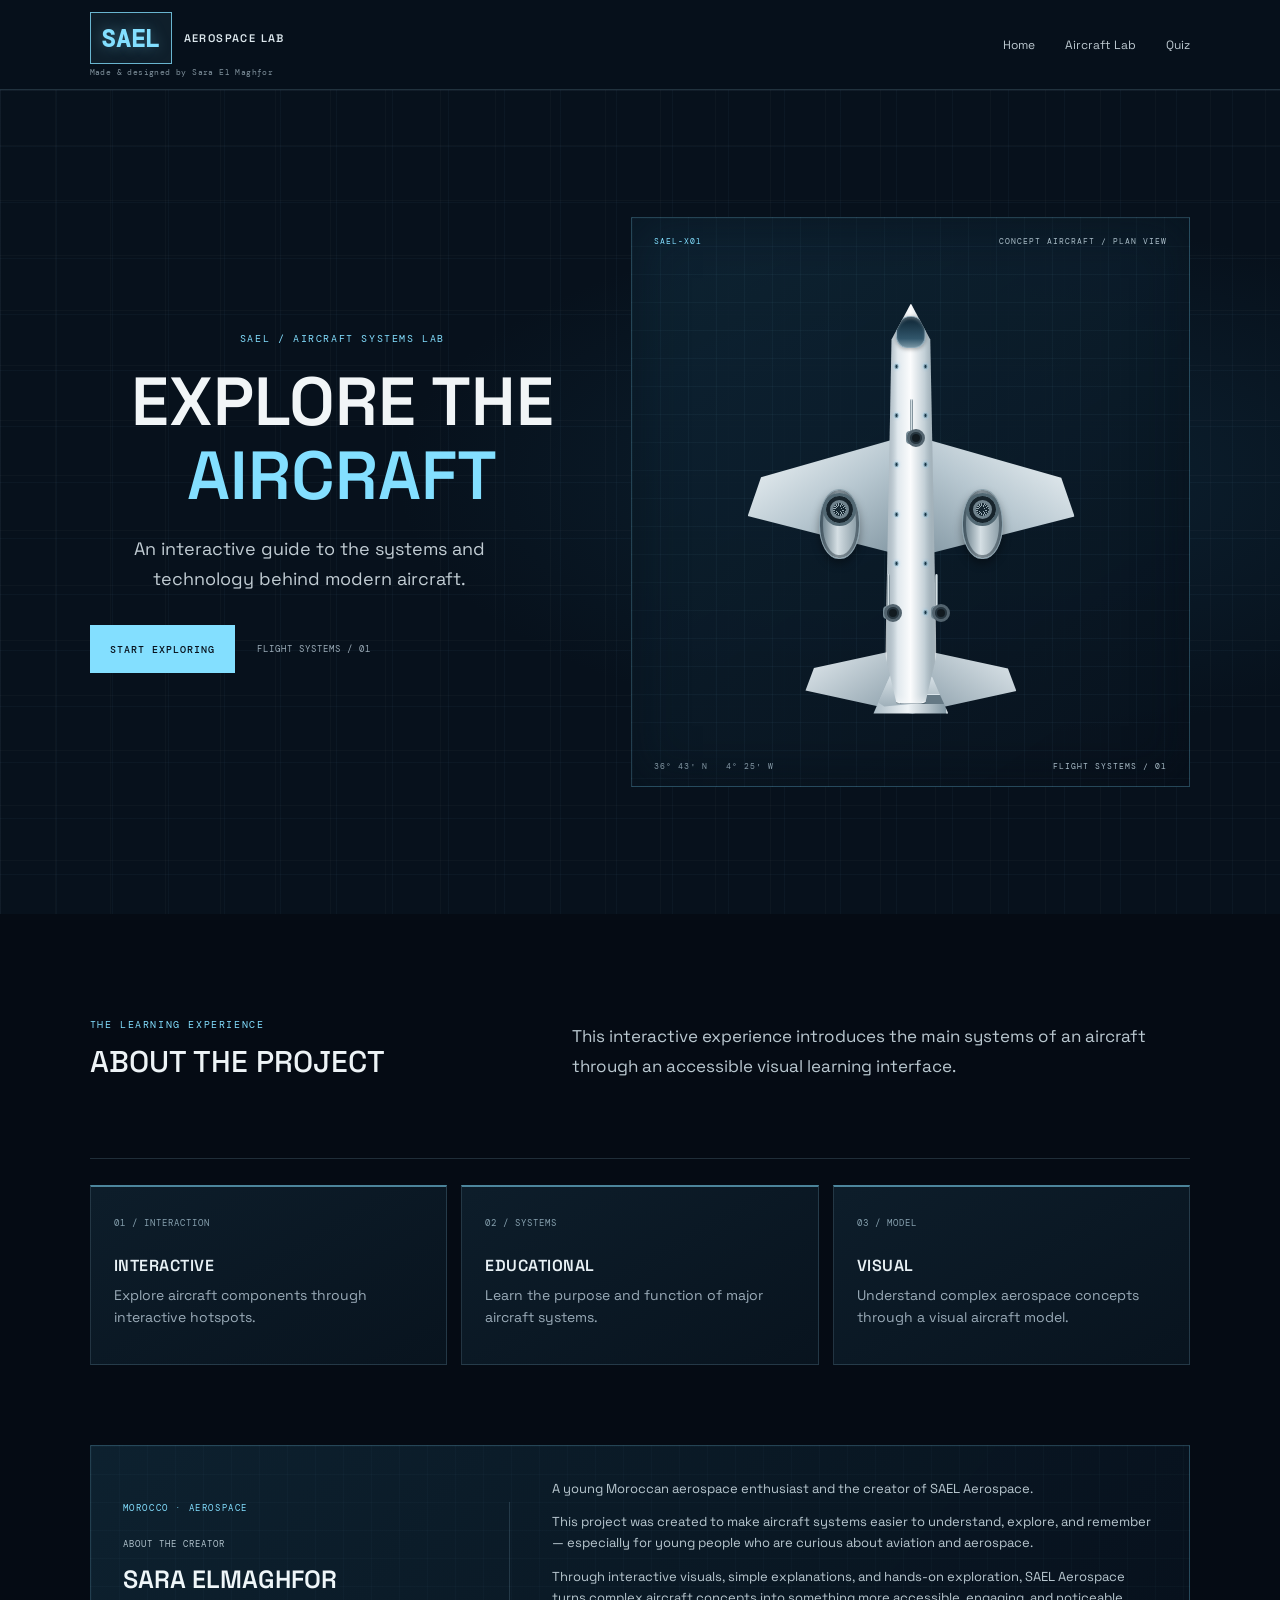
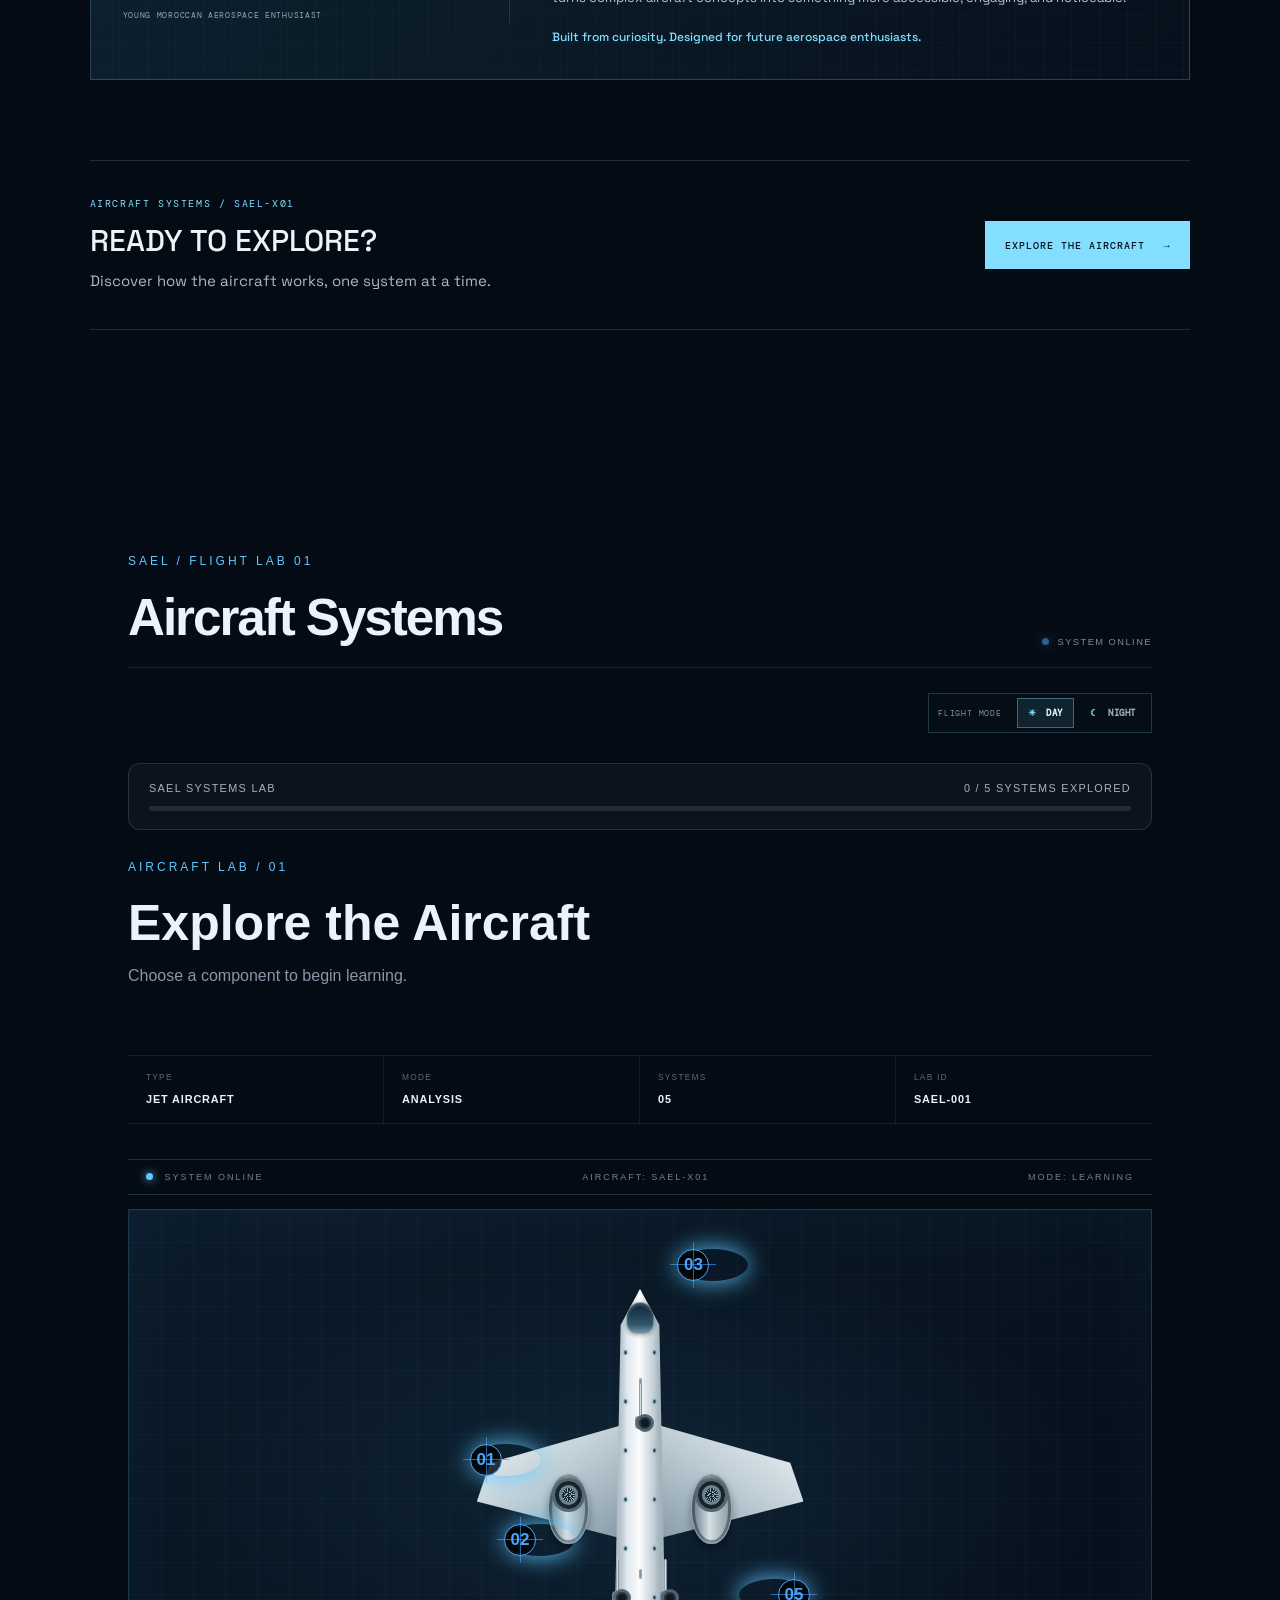
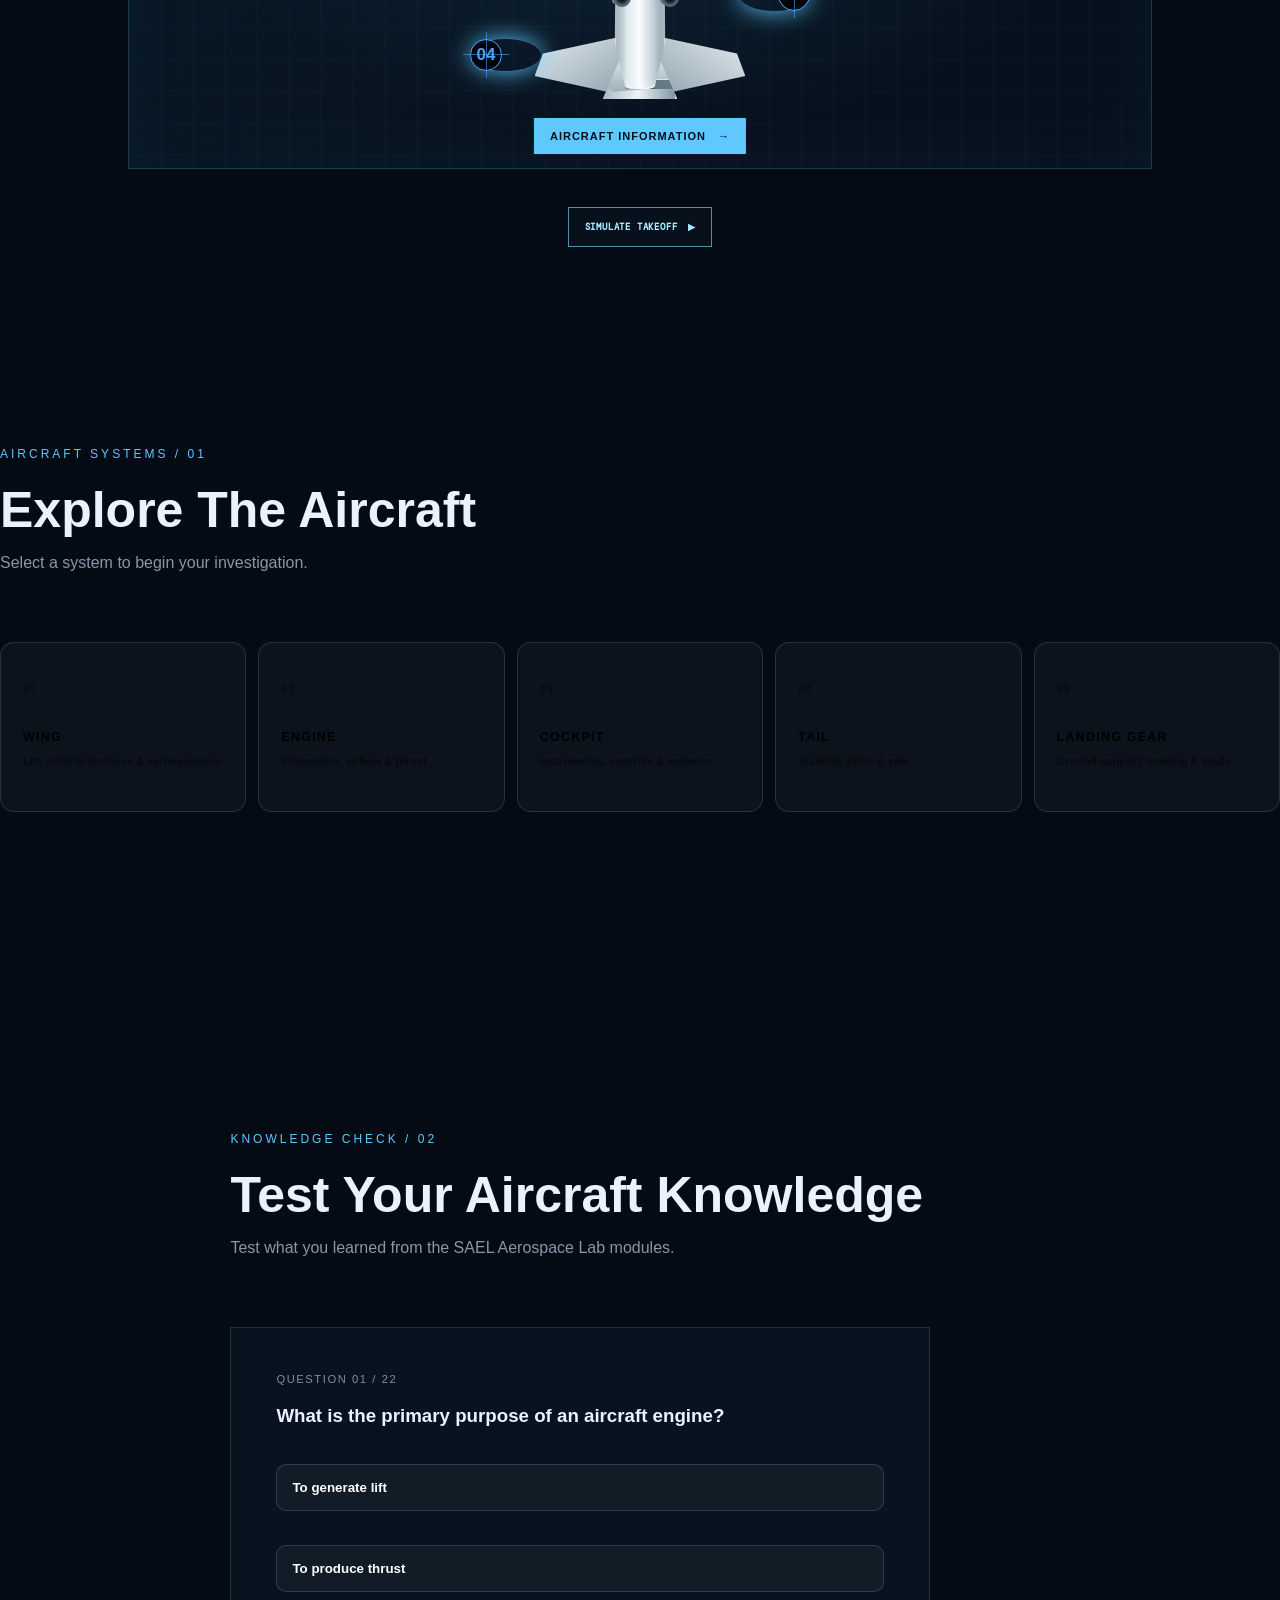
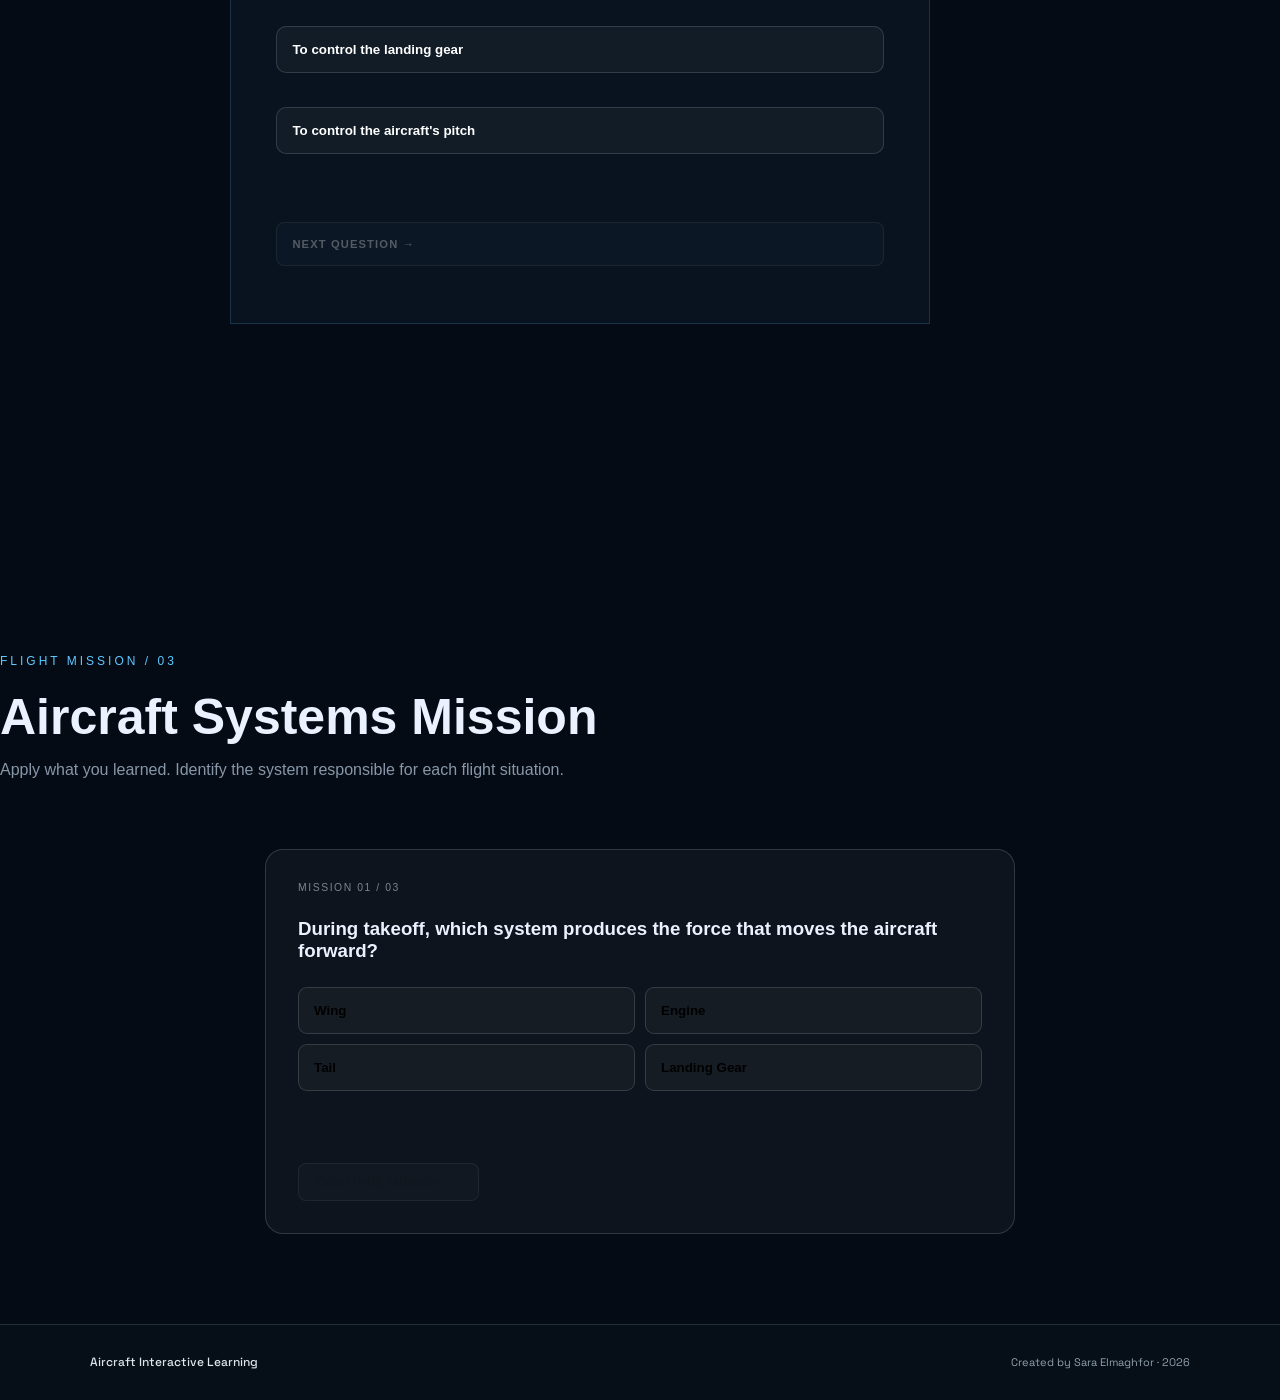
<file: index.html>
<!DOCTYPE html>
<html lang="en">
<head>
    <meta charset="UTF-8">
    <meta name="viewport" content="width=device-width, initial-scale=1.0">
    <meta name="theme-color" content="#07111c">
    <title>Aircraft Interactive Learning | SAEL</title>
    <link rel="preconnect" href="https://fonts.googleapis.com">
    <link rel="preconnect" href="https://fonts.gstatic.com" crossorigin>
    <link href="https://fonts.googleapis.com/css2?family=DM+Mono:wght@400;500&family=Space+Grotesk:wght@400;500;600;700&display=swap" rel="stylesheet">
    <link rel="stylesheet" href="style.css">
    <meta name="google-site-verification" content="zpw50G-LPvSTcGW2t7SmtplaEVFBsS6SW2Q2L-FZ8ik" />
</head>

<body>
<header class="home-header">
    <div class="home-brand">
        <a class="logo" href="#home" aria-label="SAEL Aerospace Lab home">
            <span class="logo-mark">SAEL</span>
            <span class="logo-name">AEROSPACE LAB</span>
        </a>
        <span class="header-credit">Made &amp; designed by Sara El Maghfor</span>
    </div>

<nav>
    <a href="#home">Home</a>
    <a href="#aircraft" onclick="enterAircraftLab(event)">Aircraft Lab</a>
    <a href="#quiz">Quiz</a>
</nav>
</header>

    <main>

        <section id="home" class="hero">
            <div class="hero-grid">
                <div class="hero-content">
                    <p class="hero-kicker">SAEL / AIRCRAFT SYSTEMS LAB</p>
                    <h1>EXPLORE THE <span>AIRCRAFT</span></h1>
                    <p class="hero-description">
                        An interactive guide to the systems and technology behind modern aircraft.
                    </p>
                    <div class="hero-actions">
                        <button onclick="startLab()" class="hero-button">START EXPLORING</button>
                        <span class="hero-index">FLIGHT SYSTEMS / 01</span>
                    </div>
                </div>

                <div class="home-hero-visual" aria-hidden="true">
                    <div class="hero-visual-label">
                        <span>SAEL-X01</span>
                        <span>CONCEPT AIRCRAFT / PLAN VIEW</span>
                    </div>
                    <div class="aircraft-visual home-aircraft-visual">
                        <div class="aircraft">
                            <div class="main-wings">
                                <div class="wing wing-left"></div>
                                <div class="wing wing-right"></div>
                            </div>
                            <div class="aircraft-tail">
                                <div class="horizontal-tail left-tail"></div>
                                <div class="horizontal-tail right-tail"></div>
                                <div class="tail-fin"></div>
                            </div>
                            <div class="engine engine-left aircraft-engine"><div class="fan"></div></div>
                            <div class="engine engine-right aircraft-engine"><div class="fan"></div></div>
                            <div class="fuselage">
                                <div class="cockpit"></div>
                                <div class="windows">
                                    <span></span><span></span>
                                    <span></span><span></span>
                                    <span></span><span></span>
                                    <span></span><span></span>
                                    <span></span><span></span>
                                    <span></span><span></span>
                                </div>
                            </div>
                            <div class="landing-gear front-wheel"><span class="wheel"></span></div>
                            <div class="landing-gear left-wheel"><span class="wheel"></span></div>
                            <div class="landing-gear right-wheel"><span class="wheel"></span></div>
                        </div>
                    </div>
                    <div class="hero-visual-coordinates">36° 43′ N &nbsp; 4° 25′ W <span>FLIGHT SYSTEMS / 01</span></div>
                </div>
            </div>
</section>

        <section class="project-intro" aria-labelledby="project-title">
            <div class="home-section-heading">
                <p class="home-eyebrow">THE LEARNING EXPERIENCE</p>
                <h2 id="project-title">ABOUT THE PROJECT</h2>
            </div>
            <p class="project-description">
                This interactive experience introduces the main systems of an aircraft through an accessible visual learning interface.
            </p>
        </section>

        <section class="home-features" aria-label="Learning features">
            <article class="feature-card">
                <span class="feature-index">01 / INTERACTION</span>
                <h3>INTERACTIVE</h3>
                <p>Explore aircraft components through interactive hotspots.</p>
            </article>
            <article class="feature-card">
                <span class="feature-index">02 / SYSTEMS</span>
                <h3>EDUCATIONAL</h3>
                <p>Learn the purpose and function of major aircraft systems.</p>
            </article>
            <article class="feature-card">
                <span class="feature-index">03 / MODEL</span>
                <h3>VISUAL</h3>
                <p>Understand complex aerospace concepts through a visual aircraft model.</p>
            </article>
        </section>

        <section class="creator-section" aria-labelledby="creator-title" data-reveal>
            <div class="creator-panel">
                <div class="creator-identity">
                    <p class="home-eyebrow">MOROCCO · AEROSPACE</p>
                    <h2 id="creator-title">ABOUT THE CREATOR</h2>
                    <p class="creator-name">SARA ELMAGHFOR</p>
                    <span class="creator-role">YOUNG MOROCCAN AEROSPACE ENTHUSIAST</span>
                </div>
                <div class="creator-description">
                    <p>A young Moroccan aerospace enthusiast and the creator of SAEL Aerospace.</p>
                    <p>This project was created to make aircraft systems easier to understand, explore, and remember — especially for young people who are curious about aviation and aerospace.</p>
                    <p>Through interactive visuals, simple explanations, and hands-on exploration, SAEL Aerospace turns complex aircraft concepts into something more accessible, engaging, and noticeable.</p>
                    <p class="creator-signoff">Built from curiosity. Designed for future aerospace enthusiasts.</p>
                </div>
            </div>
        </section>

        <section class="home-cta" aria-labelledby="home-cta-title">
            <div>
                <p class="home-eyebrow">AIRCRAFT SYSTEMS / SAEL-X01</p>
                <h2 id="home-cta-title">READY TO EXPLORE?</h2>
                <p>Discover how the aircraft works, one system at a time.</p>
            </div>
            <button onclick="startLab()" class="home-cta-button">EXPLORE THE AIRCRAFT <span aria-hidden="true">&#8594;</span></button>
        </section>



        <section id="aircraft" class="aircraft-section">
            <div class="lab-header">

    <div>
        <p class="tag">SAEL / FLIGHT LAB 01</p>
        <h2>Aircraft Systems</h2>
    </div>

    <div class="lab-status">
        <span class="status-dot"></span>
        SYSTEM ONLINE
    </div>

</div>
<div class="flight-mode-control" role="group" aria-label="Flight lighting mode">
    <span class="flight-mode-label">FLIGHT MODE</span>
    <button type="button" class="flight-mode-button is-active" id="dayModeButton" aria-pressed="true" onclick="setFlightMode('day')">
        <span aria-hidden="true">&#9728;</span> DAY
    </button>
    <button type="button" class="flight-mode-button" id="nightModeButton" aria-pressed="false" onclick="setFlightMode('night')">
        <span aria-hidden="true">&#9790;</span> NIGHT
    </button>
</div>
            <div class="learning-progress">

    <div class="progress-header">
        <span>SAEL SYSTEMS LAB</span>
        <span id="progressText">0 / 5 SYSTEMS EXPLORED</span>
    </div>

    <div class="progress-track">
        <div id="progressBar" class="progress-bar"></div>
    </div>

</div>


            <div class="section-title">
                <p class="tag">AIRCRAFT LAB / 01</p>
                <h2>Explore the Aircraft</h2>
                <p>Choose a component to begin learning.</p>
            </div>
<div class="aircraft-data">

    <div>
        <span>TYPE</span>
        <strong>JET AIRCRAFT</strong>
    </div>

    <div>
        <span>MODE</span>
        <strong>ANALYSIS</strong>
    </div>

    <div>
        <span>SYSTEMS</span>
        <strong>05</strong>
    </div>

    <div>
        <span>LAB ID</span>
        <strong>SAEL-001</strong>
    </div>

</div>
            <div class="aircraft-status">

    <span>
        <i></i>
        SYSTEM ONLINE
    </span>

    <span>
        AIRCRAFT: SAEL-X01
    </span>

    <span>
        MODE: LEARNING
    </span>

</div>
    <div class="walkaround-hud" id="walkaroundHud" aria-live="polite" hidden>
    <div class="walkaround-hud-status">
        <span id="walkaroundCounter">WALKAROUND 01 / 07</span>
        <span id="walkaroundCount">SYSTEMS INSPECTED: 0 / 7</span>
    </div>
    <div class="walkaround-guidance" id="walkaroundGuidance">
        <span>INSPECT:</span>
        <strong id="walkaroundTarget">NOSE / COCKPIT</strong>
    </div>
    <div class="walkaround-confirmation" id="walkaroundConfirmation" hidden>
        <strong id="walkaroundConfirmationTitle"></strong>
        <p id="walkaroundDescription"></p>
        <button type="button" id="walkaroundNextButton" onclick="advanceWalkaround()"></button>
    </div>
    <div class="walkaround-complete" id="walkaroundComplete" hidden>
        <strong>PRE-FLIGHT WALKAROUND COMPLETE</strong>
        <span>7 / 7 SYSTEMS INSPECTED</span>
        <span class="walkaround-ready">AIRCRAFT READY</span>
        <button type="button" onclick="enterAircraftSystems()">ENTER AIRCRAFT LAB</button>
    </div>
    <button type="button" class="walkaround-exit" id="walkaroundExit" onclick="exitWalkaround()">EXIT WALKAROUND</button>
</div>
            <div class="aircraft-container">
<div class="airplane">

    <div class="aircraft-visual" id="aircraftVisual" role="group" aria-label="SAEL-X01 aircraft and interactive system hotspots">
        <div class="takeoff-environment" aria-hidden="true">
            <div class="takeoff-runway"></div>
            <div class="takeoff-clouds"></div>
        </div>

        <div class="aircraft">
            <div class="main-wings" id="aircraft-wing" aria-hidden="true">
                <div class="wing wing-left"><span class="navigation-light navigation-light-red"></span></div>
                <div class="wing wing-right"><span class="navigation-light navigation-light-green"></span></div>
            </div>

            <div class="aircraft-tail" id="aircraft-tail" aria-hidden="true">
                <div class="horizontal-tail left-tail"></div>
                <div class="horizontal-tail right-tail"></div>
                <div class="tail-fin"><span class="navigation-light navigation-light-white"></span></div>
            </div>

            <div class="engine engine-left aircraft-engine" aria-hidden="true">
                <div class="fan"></div>
            </div>
            <div class="engine engine-right aircraft-engine" aria-hidden="true">
                <div class="fan"></div>
            </div>

            <div class="fuselage">
                <div class="cockpit" id="aircraft-cockpit"></div>
                <div class="windows" aria-hidden="true">
                    <span></span><span></span>
                    <span></span><span></span>
                    <span></span><span></span>
                    <span></span><span></span>
                    <span></span><span></span>
                    <span></span><span></span>
                </div>
                <div class="door door-front" aria-hidden="true"></div>
                <div class="door door-rear" aria-hidden="true"></div>
            </div>

            <div class="landing-gear front-wheel" aria-hidden="true"><span class="wheel"></span></div>
            <div class="landing-gear left-wheel" aria-hidden="true"><span class="wheel"></span></div>
            <div class="landing-gear right-wheel" aria-hidden="true"><span class="wheel"></span></div>

            <button class="hotspot hotspot-cockpit" data-part="cockpit" onclick="openSystem(2, this)" aria-label="Explore the cockpit">
                <span>03</span><span class="hotspot-label">COCKPIT</span>
            </button>
            <button class="hotspot hotspot-wing" data-part="wing" onclick="openSystem(0, this)" aria-label="Explore the wings">
                <span>01</span><span class="hotspot-label">WING</span>
            </button>
            <button class="hotspot hotspot-engine" data-part="engine" onclick="openSystem(1, this)" aria-label="Explore the engines">
                <span>02</span><span class="hotspot-label">ENGINE</span>
            </button>
            <button class="hotspot hotspot-tail" data-part="tail" onclick="openSystem(3, this)" aria-label="Explore the tail">
                <span>04</span><span class="hotspot-label">TAIL</span>
            </button>
            <button class="hotspot hotspot-landing" data-part="landing" onclick="openSystem(4, this)" aria-label="Explore the landing gear">
                <span>05</span><span class="hotspot-label">LANDING GEAR</span>
            </button>
        </div>

        <div class="takeoff-overlay" id="takeoffOverlay" aria-live="polite" aria-atomic="true" hidden>
            <div class="takeoff-readout">
                <span class="takeoff-readout-label">FLIGHT SEQUENCE</span>
                <strong id="takeoffMessage">FLIGHT SEQUENCE INITIALIZING...</strong>
                <span id="takeoffCruiseMode" hidden>CRUISE MODE</span>
            </div>
            <button class="takeoff-skip-button" onclick="finishTakeoffSimulation()">SKIP</button>
        </div>

        <button class="aircraft-details-button" onclick="showAircraftInfo()">
            AIRCRAFT INFORMATION <span aria-hidden="true">&#8594;</span>
        </button>
    </div>
</div>

<div class="aircraft-command-row">
    <button id="takeoffButton" class="takeoff-button" onclick="startTakeoffSimulation()">
        SIMULATE TAKEOFF <span aria-hidden="true">&#9654;</span>
    </button>
</div>

<div class="info-panel" id="infoPanel">
<div class="lesson-header">

    <div>
        <p class="tag">AIRCRAFT SYSTEM / MODULE</p>

        <h3 id="partTitle">
            Select a Component
        </h3>
    </div>

    <div class="system-number" id="systemNumber">
        01
    </div>

</div>

    <p id="partDescription">
        Select one of the highlighted components
        to begin exploring how an aircraft works.
    </p>

    <div class="system-line"></div>

    <p class="hint" id="systemHint">
        INTERACTIVE COMPONENT • CLICK TO EXPLORE
    </p>

    <div class="system-navigation" id="systemNavigation">

        <button id="prevSystem" onclick="previousSystem()">
            ← PREVIOUS
        </button>

        <span id="systemCounter">
            SYSTEM 01 / 05
        </span>

        <button id="nextSystem" onclick="nextSystem()">
            NEXT →
        </button>

    </div>

</div>

</section>
<section class="systems-overview">

    <div class="section-title">
        <p class="tag">AIRCRAFT SYSTEMS / 01</p>
        <h2>Explore The Aircraft</h2>

        <p>
            Select a system to begin your investigation.
        </p>
    </div>

    <div class="systems-grid">

        <button class="system-card" onclick="openSystem(0)">
            <span>01</span>
            <strong>WING</strong>
            <small>
                Lift, control surfaces & aerodynamics
            </small>
        </button>

        <button class="system-card" onclick="openSystem(1)">
            <span>02</span>
            <strong>ENGINE</strong>
            <small>
                Propulsion, airflow & thrust
            </small>
        </button>

        <button class="system-card" onclick="openSystem(2)">
            <span>03</span>
            <strong>COCKPIT</strong>
            <small>
                Instruments, controls & avionics
            </small>
        </button>

        <button class="system-card" onclick="openSystem(3)">
            <span>04</span>
            <strong>TAIL</strong>
            <small>
                Stability, pitch & yaw
            </small>
        </button>

        <button class="system-card" onclick="openSystem(4)">
            <span>05</span>
            <strong>LANDING GEAR</strong>
            <small>
                Ground support, braking & loads
            </small>
        </button>

    </div>

</section>

<section id="quiz" class="quiz-section">

    <section id="quiz" class="quiz-section">

    <div class="section-title">
        <p class="tag">KNOWLEDGE CHECK / 02</p>
        <h2>Test Your Aircraft Knowledge</h2>
        <p>
            Test what you learned from the SAEL Aerospace Lab modules.
        </p>
    </div>

    <div class="quiz-card">

        <div class="quiz-progress">
            <span id="quizQuestionNumber">QUESTION 01 / 22</span>
        </div>

        <h3 id="quizQuestion">
            What is the primary purpose of an aircraft engine?
        </h3>

        <div class="quiz-options">

            <button onclick="selectAnswer(0)">
                To generate lift
            </button>

            <button onclick="selectAnswer(1)">
                To produce thrust
            </button>

            <button onclick="selectAnswer(2)">
                To control the landing gear
            </button>

            <button onclick="selectAnswer(3)">
                To control the aircraft's pitch
            </button>

        </div>

        <p id="quizFeedback"></p>

        <button
            id="quizNext"
            class="quiz-next"
            onclick="nextQuizQuestion()"
            disabled>
            NEXT QUESTION →
        </button>

    </div>

</section>

</section>

</main>
<section id="mission" class="mission-section">

    <div class="section-title">

        <p class="tag">FLIGHT MISSION / 03</p>

        <h2>Aircraft Systems Mission</h2>

        <p>
            Apply what you learned. Identify the system
            responsible for each flight situation.
        </p>

    </div>

    <div class="mission-card">

        <div class="mission-status">
            <span id="missionNumber">MISSION 01 / 03</span>
        </div>

        <h3 id="missionQuestion">
            During takeoff, which system produces the force
            that moves the aircraft forward?
        </h3>

        <div class="mission-options">

            <button onclick="answerMission(0)">
                Wing
            </button>

            <button onclick="answerMission(1)">
                Engine
            </button>

            <button onclick="answerMission(2)">
                Tail
            </button>

            <button onclick="answerMission(3)">
                Landing Gear
            </button>

        </div>

        <p id="missionFeedback"></p>

        <button
            id="missionNext"
            class="mission-next"
            onclick="nextMission()"
            disabled>
            CONTINUE MISSION →
        </button>

    </div>

</section>
<footer>
    <p class="footer-project">Aircraft Interactive Learning</p>
    <p class="footer-credit">Created by Sara Elmaghfor · 2026</p>
</footer>

<section id="walkaroundIntro" class="walkaround-intro" role="dialog" aria-modal="true" aria-labelledby="walkaroundIntroTitle" hidden>
    <div class="walkaround-intro-panel">
        <p class="walkaround-intro-kicker">SAEL / FLIGHT LAB 01</p>
        <h2 id="walkaroundIntroTitle">PRE-FLIGHT WALKAROUND</h2>
        <p>Inspect the aircraft before departure.</p>
        <div class="walkaround-intro-total"><strong>07</strong><span>SYSTEMS TO INSPECT</span></div>
        <div class="walkaround-intro-actions">
            <button type="button" id="walkaroundIntroStart" onclick="beginWalkaround()">START WALKAROUND <span aria-hidden="true">&#8594;</span></button>
            <button type="button" class="walkaround-intro-skip" onclick="skipWalkaroundIntro()">SKIP TO AIRCRAFT LAB</button>
        </div>
    </div>
</section>

<section id="studyPage" class="study-page" role="dialog" aria-modal="true" aria-labelledby="studyPageTitle" hidden>
    <div class="study-page-shell">
        <header class="study-page-header">
            <div>
                <p class="study-page-kicker">SAEL / AIRCRAFT SYSTEMS</p>
                <h1 id="studyPageTitle">STUDY MODULE</h1>
            </div>
            <button class="study-page-back" onclick="closeStudyPage()">
                <span aria-hidden="true">&#8592;</span> BACK TO AIRCRAFT
            </button>
        </header>
        <div id="studyPageContent" class="study-page-content"></div>
        <footer class="study-page-footer">
            <span>SAEL / INTERACTIVE LEARNING</span>
            <span id="studyPageProgress">SYSTEM 01 / 05</span>
        </footer>
    </div>
</section>

<script src="script.js"></script>

</body>
</html>
</file>
<file: style.css>
/* SAEL AeroLab — Main Design */

* {
    margin: 0;
    padding: 0;
    box-sizing: border-box;
}

body {
    background: #07111f;
    color: #f4f7fb;
    font-family: Arial, sans-serif;
    min-height: 100vh;
}

header {
    padding: 25px 8%;
    border-bottom: 1px solid #1c3148;
}

.logo {
    font-size: 24px;
    font-weight: bold;
    letter-spacing: 2px;
}

.hero {
    min-height: 80vh;
    display: flex;
    flex-direction: column;
    justify-content: center;
    align-items: center;
    text-align: center;
    padding: 40px 20px;
}

.hero h1 {
    font-size: 64px;
    letter-spacing: 4px;
    margin-bottom: 20px;
}

.hero h2 {
    font-size: 24px;
    font-weight: normal;
    color: #62d9ff;
    margin-bottom: 20px;
}

.hero p {
    max-width: 600px;
    color: #aebdce;
    font-size: 18px;
    line-height: 1.6;
    margin-bottom: 35px;
}

.explore-button {
    background: #1597d4;
    color: white;
    border: none;
    padding: 15px 30px;
    border-radius: 8px;
    font-size: 16px;
    cursor: pointer;
}

.explore-button:hover {
    background: #20b5f0;
}
* {
    margin: 0;
    padding: 0;
    box-sizing: border-box;
}

html {
    scroll-behavior: smooth;
}

body {
    background: #050b14;
    color: #eaf2ff;
    font-family: Arial, sans-serif;
}

header {
    height: 75px;
    display: flex;
    align-items: center;
    justify-content: space-between;
    padding: 0 7%;
    border-bottom: 1px solid #1c2b3d;
    background: #050b14;
}

.logo {
    font-size: 20px;
    font-weight: bold;
    letter-spacing: 3px;
}

.logo span {
    color: #5ec8ff;
    margin-left: 8px;
}

nav {
    display: flex;
    gap: 35px;
}

nav a {
    color: #aab8c9;
    text-decoration: none;
    font-size: 14px;
}

nav a:hover {
    color: #5ec8ff;
}

.hero {
    min-height: 90vh;
    padding: 150px 10%;
    display: flex;
    flex-direction: column;
    justify-content: center;
    background:
        radial-gradient(circle at 75% 40%, #12304c 0%, transparent 35%),
        #050b14;
}

.tag {
    color: #5ec8ff;
    font-size: 12px;
    letter-spacing: 3px;
    margin-bottom: 20px;
}

.hero h1 {
    font-size: clamp(60px, 9vw, 120px);
    line-height: 0.9;
    letter-spacing: -5px;
    max-width: 900px;
}

.hero h1 span {
    color: #5ec8ff;
}

.intro {
    color: #9aa9ba;
    max-width: 520px;
    line-height: 1.7;
    margin: 35px 0;
}

button {
    border: none;
    cursor: pointer;
    font-weight: bold;
}

.hero button {
    width: fit-content;
    padding: 16px 28px;
    background: #5ec8ff;
    color: #03101b;
}

.hero button:hover {
    background: white;
}

.aircraft-section,
.quiz-section {
    padding: 120px 10%;
}

.section-title {
    margin-bottom: 70px;
}

.section-title h2 {
    font-size: 50px;
    margin-bottom: 15px;
}

.section-title > p:last-child {
    color: #8797a9;
}

.aircraft-container {
    display: grid;
    grid-template-columns: 2fr 1fr;
    gap: 60px;
    align-items: center;
}

.airplane {
    height: 400px;
    position: relative;
    background: #091522;
    border: 1px solid #1b3349;
    overflow: hidden;
}

.plane-body {
    position: absolute;
    width: 70%;
    height: 55px;
    background: #dce8f2;
    border-radius: 50px;
    top: 45%;
    left: 15%;
}

.plane-body::before {
    content: "";
    position: absolute;
    width: 45%;
    height: 22px;
    background: #b9cbd9;
    top: 45px;
    left: 25%;
    transform: rotate(-8deg);
}

.plane-body::after {
    content: "";
    position: absolute;
    width: 22%;
    height: 18px;
    background: #7f9bad;
    top: -12px;
    left: 70%;
    transform: rotate(-30deg);
}

.hotspot {
    position: absolute;
    width: 42px;
    height: 42px;
    border-radius: 50%;
    background: #5ec8ff;
    color: #03101b;
    font-size: 22px;
    box-shadow: 0 0 25px #5ec8ff;
}

.hotspot:hover {
    transform: scale(1.15);
}

.wing {
    top: 40%;
    left: 42%;
}

.engine {
    top: 55%;
    left: 38%;
}

.cockpit {
    top: 42%;
    left: 78%;
}

.tail {
    top: 30%;
    left: 18%;
}

.info-panel {
    padding: 40px;
    min-height: 260px;
    border: 1px solid #1b3349;
    background: #08131f;
}

.info-panel h3 {
    font-size: 32px;
    margin-bottom: 20px;
}

.info-panel p:last-child {
    color: #9aa9ba;
    line-height: 1.7;
}

.quiz-card {
    max-width: 700px;
    padding: 45px;
    background: #08131f;
    border: 1px solid #1b3349;
}

.quiz-card > p:first-child {
    font-size: 24px;
    margin-bottom: 30px;
}

.quiz-card button {
    display: block;
    width: 100%;
    padding: 15px;
    margin: 12px 0;
    background: #122335;
    color: white;
    text-align: left;
}

.quiz-card button:hover {
    background: #1d3a52;
}

#quizResult {
    margin-top: 25px;
    font-weight: bold;
}

footer {
    padding: 50px 10%;
    border-top: 1px solid #1c2b3d;
    color: #718296;
    display: flex;
    justify-content: space-between;
}

@media (max-width: 800px) {

    nav {
        display: none;
    }

    .aircraft-container {
        grid-template-columns: 1fr;
    }

    .hero {
        padding: 100px 7%;
    }

    .aircraft-section,
    .quiz-section {
        padding: 80px 7%;
    }

    .section-title h2 {
        font-size: 38px;
    }

    footer {
        flex-direction: column;
        gap: 15px;
    }
}
.creator {
    margin-top: 8px;
    font-size: 13px;
    color: #718296;
}

.creator strong {
    color: #5ec8ff;
    font-weight: 600;
}
.logo {
    display: flex;
    align-items: center;
    gap: 8px;
    position: relative;
}

.logo .sael {
    font-size: 22px;
    font-weight: 800;
    letter-spacing: 4px;
    color: #eaf2ff;
}

.logo .aerospace {
    font-size: 13px;
    letter-spacing: 3px;
    color: #5ec8ff;
}

.logo small {
    position: absolute;
    top: 25px;
    left: 2px;
    font-size: 7px;
    letter-spacing: 2px;
    color: #718296;
    white-space: nowrap;
}
.aircraft-visual {
    position: absolute;
    width: 100%;
    height: 100%;
    top: 0;
    left: 0;
}

.aircraft-details-button {
    position: absolute;
    left: 18px;
    bottom: 18px;
    z-index: 20;
    padding: 12px 16px;
    background: #5ec8ff;
    color: #03101b;
    font-size: 11px;
    letter-spacing: 1px;
}

.aircraft-details-button:hover {
    background: #ffffff;
}

.aircraft-details-button span {
    margin-left: 8px;
}

.aircraft-overview ul {
    display: grid;
    gap: 12px;
    margin: 20px 0;
    list-style: none;
}

.aircraft-overview li {
    color: #aab8c9;
    line-height: 1.5;
}

.aircraft-overview li strong {
    color: #eaf2ff;
}

/* Main fuselage */

.fuselage {
    position: absolute;
    width: 72%;
    height: 46px;
    left: 14%;
    top: 46%;

    background: linear-gradient(
        to bottom,
        #f7fafc 0%,
        #d8e1e7 45%,
        #aab9c5 100%
    );

    border-radius: 55% 45% 45% 55% / 50%;
    
    box-shadow:
        inset 0 5px 8px rgba(255,255,255,0.45),
        inset 0 -5px 8px rgba(0,0,0,0.18);
}

/* Nose cone */
.fuselage::before {
    content: "";
    position: absolute;

    right: -25px;
    top: 0;

    width: 58px;
    height: 46px;

    background: linear-gradient(
        to bottom,
        #f7fafc,
        #c7d3dc
    );

    border-radius: 0 55% 55% 0;
    
    transform: skewX(-12deg);
}
/* Main wing */

/* =====================================================
   SAEL-X01 — MAIN WING
   ===================================================== */

.main-wing {
    position: absolute;

    width: 53%;
    height: 112px;

    left: 25%;
    top: 34%;

    background: linear-gradient(
        to bottom,
        #e5edf2 0%,
        #c0ced7 45%,
        #8fa2ae 100%
    );

    clip-path: polygon(
        0% 48%,
        76% 0%,
        100% 8%,
        43% 57%,
        100% 92%,
        76% 100%,
        0% 57%
    );

    filter: drop-shadow(0 5px 5px rgba(0,0,0,.2));

    z-index: 3;
}
/* Engines */
.left-engine,
.right-engine {
    position: absolute;

    width: 72px;
    height: 44px;

    background: linear-gradient(
        to bottom,
        #dce5ea 0%,
        #aab9c3 50%,
        #71848f 100%
    );

    border-radius: 50% 45% 45% 50%;

    box-shadow:
        inset 0 4px 6px rgba(255,255,255,0.35),
        inset 0 -5px 7px rgba(0,0,0,0.2);
}

/* Engine positions */
.left-engine {
    left: 36%;
    top: 55%;
}

.right-engine {
    left: 47%;
    top: 55%;
}
.left-engine::before,
.right-engine::before {
    content: "";
    position: absolute;
    width: 38px;
    height: 38px;
    left: 17px;
    top: 2px;
    border-radius: 50%;

    background:
        repeating-conic-gradient(
            from 0deg,
            #17252e 0deg 12deg,
            #91a4ae 12deg 20deg
        );

    border: 4px solid #3e535f;
    box-shadow:
        inset 0 0 0 5px #101a21,
        inset 0 0 0 9px #526773;
}

.left-engine::after,
.right-engine::after {
    content: "";
    position: absolute;
    width: 22px;
    height: 12px;
    left: 25px;
    bottom: -8px;
    background: #344b5a;
    border-radius: 50%;
}
/* =====================================================
   SAEL-X01 — CABIN WINDOWS
   ===================================================== */

.windows {
    position: absolute;
    left: 50%;
    top: 43.5%;

    display: flex;
    align-items: center;
    gap: 9px;

    z-index: 10;
}

.windows span {
    display: block;

    width: 7px;
    height: 7px;

    border-radius: 50%;

    background: #263f50;

    border: 1px solid #8fa3ae;

    box-shadow:
        inset 0 1px 1px rgba(255,255,255,.25);
}
.landing-gear {
    position: absolute;
    width: 7px;
    height: 42px;
    background: #657985;
    top: 57%;
}

.landing-gear::after {
    content: "";
    position: absolute;
    width: 17px;
    height: 17px;
    border-radius: 50%;
    background: #151d23;
    border: 3px solid #687c87;
    bottom: -7px;
    left: -5px;
}

.front-gear {
    left: 72%;
}

.rear-gear {
    left: 39%;
}
.engine:hover {
    box-shadow:
        0 0 15px #5ec8ff,
        0 0 35px rgba(94, 200, 255, 0.5);
}
.airplane {
    box-shadow:
        inset 0 0 80px rgba(94, 200, 255, 0.04);
}
.aircraft-status {
    display: flex;
    justify-content: space-between;
    padding: 12px 18px;
    margin-bottom: 25px;
    border-top: 1px solid #1b3349;
    border-bottom: 1px solid #1b3349;
    font-size: 9px;
    letter-spacing: 2px;
    color: #718296;
}

.aircraft-status i {
    display: inline-block;
    width: 7px;
    height: 7px;
    margin-right: 7px;
    border-radius: 50%;
    background: #5ec8ff;
    box-shadow: 0 0 10px #5ec8ff;
}
.engine-lesson {
    margin-top: 10px;
}

.lesson-intro {
    color: #aab8c9 !important;
    line-height: 1.6 !important;
    margin-bottom: 25px;
}

.engine-stages {
    display: flex;
    flex-direction: column;
    gap: 10px;
}

.engine-stage {
    display: grid;
    grid-template-columns: 35px 1fr;
    column-gap: 10px;
    padding: 12px;
    border-left: 2px solid #1b3349;
    background: #0b1825;
}

.engine-stage:hover {
    border-left-color: #5ec8ff;
    background: #102333;
}

.engine-stage span {
    grid-row: span 2;
    color: #5ec8ff;
    font-size: 10px;
    letter-spacing: 1px;
}

.engine-stage strong {
    font-size: 11px;
    letter-spacing: 1.5px;
}

.engine-stage p {
    margin-top: 5px;
    color: #718296 !important;
    font-size: 11px;
}
.engine-diagram {
    position: relative;
    display: flex;
    width: 100%;
    min-height: 150px;
    margin: 25px 0;
    background: #050d15;
    border: 1px solid #1b3349;
    overflow: hidden;
}

.engine-section {
    flex: 1;
    min-height: 150px;
    padding: 15px 8px;
    display: flex;
    flex-direction: column;
    justify-content: center;
    gap: 8px;
    border-right: 1px solid #1b3349;
    position: relative;
    z-index: 2;
}

.engine-section:last-child {
    border-right: none;
}

.engine-section span {
    font-size: 9px;
    color: #5ec8ff;
    letter-spacing: 2px;
}

.engine-section strong {
    font-size: 9px;
    letter-spacing: 1px;
}

.engine-section small {
    color: #718296;
    font-size: 8px;
    line-height: 1.4;
}

/* Different technical textures */

.intake-section {
    background:
        repeating-linear-gradient(
            135deg,
            #0b1925 0px,
            #0b1925 5px,
            #102333 5px,
            #102333 10px
        );
}

.compressor-section {
    background:
        repeating-linear-gradient(
            90deg,
            #0a1722 0px,
            #0a1722 4px,
            #183044 4px,
            #183044 7px
        );
}

.combustion-section {
    background:
        radial-gradient(
            circle,
            #263c49,
            #0a151e 65%
        );
}

.turbine-section {
    background:
        repeating-linear-gradient(
            135deg,
            #0a1722 0px,
            #0a1722 6px,
            #1a2d3a 6px,
            #1a2d3a 9px
        );
}

.exhaust-section {
    background:
        linear-gradient(
            to right,
            #122333,
            #050d15
        );
}

/* Airflow line */

.airflow {
    position: absolute;
    top: 50%;
    left: 0;
    width: 100%;
    height: 2px;
    background: #5ec8ff;
    opacity: 0.7;
    box-shadow: 0 0 10px #5ec8ff;
    z-index: 1;
}

.engine-flow {
    display: flex;
    align-items: center;
    justify-content: space-between;
    padding: 12px 5px;
    font-size: 7px;
    letter-spacing: 1.5px;
    color: #718296;
}

.engine-flow span {
    color: #5ec8ff;
    font-size: 13px;
}
.aero-diagram {
    position: relative;
    height: 190px;
    margin: 25px 0;
    background: #050d15;
    border: 1px solid #1b3349;
    overflow: hidden;
}

.airfoil {
    position: absolute;
    width: 65%;
    height: 42px;
    left: 17%;
    top: 42%;
    background: linear-gradient(
        to bottom,
        #dce7ed,
        #718794
    );

    border-radius: 60% 35% 45% 55%;

    transform: rotate(-3deg);

    box-shadow:
        0 0 15px rgba(94, 200, 255, 0.2);
}

.airfoil-label {
    position: absolute;
    right: 8px;
    top: 13px;
    font-size: 7px;
    letter-spacing: 2px;
    color: #19394d;
}

.air-stream {
    position: absolute;
    width: 75%;
    left: 12%;
    display: flex;
    justify-content: space-between;
}

.top-stream {
    top: 35%;
}

.bottom-stream {
    top: 63%;
}

.air-stream span {
    width: 30px;
    height: 2px;
    background: #5ec8ff;
    box-shadow: 0 0 8px #5ec8ff;
}

.lift-arrow {
    position: absolute;
    left: 50%;
    top: 10%;
    transform: translateX(-50%);
    color: #5ec8ff;
    font-size: 30px;
    text-align: center;
}

.lift-arrow small {
    display: block;
    font-size: 7px;
    letter-spacing: 2px;
}

.aero-facts {
    display: grid;
    grid-template-columns: 1fr 1fr;
    gap: 8px;
}

.aero-facts div {
    padding: 12px;
    background: #0b1825;
    border-left: 2px solid #1b3349;
}

.aero-facts div:hover {
    border-left-color: #5ec8ff;
}

.aero-facts strong {
    font-size: 10px;
    letter-spacing: 2px;
    color: #5ec8ff;
}

.aero-facts p {
    margin-top: 5px;
    font-size: 9px;
    color: #718296;
}
.control-grid {
    display: grid;
    grid-template-columns: 1fr 1fr;
    gap: 8px;
    margin: 25px 0;
}

.control-card {
    padding: 15px;
    background: #0b1825;
    border: 1px solid #1b3349;
    transition: 0.2s;
}

.control-card:hover {
    border-color: #5ec8ff;
    transform: translateY(-2px);
}

.control-card span {
    display: block;
    color: #5ec8ff;
    font-size: 9px;
    letter-spacing: 2px;
    margin-bottom: 10px;
}

.control-card strong {
    display: block;
    font-size: 11px;
    letter-spacing: 1px;
}

.control-card p {
    color: #718296;
    font-size: 9px;
    line-height: 1.5;
    margin: 8px 0;
}

.control-card b {
    font-size: 8px;
    letter-spacing: 2px;
    color: #5ec8ff;
}

.axis-display {
    border-top: 1px solid #1b3349;
    padding-top: 20px;
}

.axis {
    display: grid;
    grid-template-columns: 55px 1fr;
    align-items: center;
    gap: 10px;
    margin-bottom: 12px;
}

.axis span {
    color: #5ec8ff;
    font-size: 8px;
    letter-spacing: 1px;
}

.axis-line {
    height: 1px;
    background: #35566d;
}

.axis small {
    grid-column: 2;
    color: #506274;
    font-size: 7px;
    letter-spacing: 1px;
}
.tail-diagram {
    position: relative;
    height: 170px;
    margin: 25px 0;
    background: #050d15;
    border: 1px solid #1b3349;
    overflow: hidden;
}

.tail-fuselage {
    position: absolute;
    width: 75%;
    height: 22px;
    left: 12%;
    top: 52%;
    background: #aebdca;
    border-radius: 30px;
}

.vertical-stabilizer {
    position: absolute;
    width: 75px;
    height: 90px;
    left: 18%;
    top: 12%;
    background: #8195a1;
    clip-path: polygon(
        40% 100%,
        0 0,
        100% 25%,
        75% 100%
    );
}

.horizontal-stabilizer {
    position: absolute;
    width: 120px;
    height: 45px;
    left: 14%;
    top: 48%;
    background: #c3d0d8;
    clip-path: polygon(
        0 50%,
        100% 0,
        85% 100%
    );
}

.vertical-stabilizer span,
.horizontal-stabilizer span {
    position: absolute;
    color: #183447;
    font-size: 6px;
    letter-spacing: 1px;
    text-align: center;
}

.vertical-stabilizer span {
    left: 22px;
    top: 30px;
}

.horizontal-stabilizer span {
    left: 35px;
    top: 17px;
}

.tail-components {
    display: grid;
    grid-template-columns: 1fr 1fr;
    gap: 8px;
}

.tail-card {
    padding: 13px;
    background: #0b1825;
    border-left: 2px solid #1b3349;
}

.tail-card:hover {
    border-left-color: #5ec8ff;
}

.tail-card span {
    color: #5ec8ff;
    font-size: 8px;
    letter-spacing: 2px;
}

.tail-card strong {
    display: block;
    margin: 7px 0;
    font-size: 9px;
    letter-spacing: 1px;
}

.tail-card p {
    color: #718296;
    font-size: 8px;
    line-height: 1.5;
}
.landing {
    top: 68%;
    left: 52%;
}
.gear-diagram {
    position: relative;
    height: 150px;
    margin: 25px 0;
    background: #050d15;
    border: 1px solid #1b3349;
    overflow: hidden;
}

.gear-body {
    position: absolute;
    width: 70%;
    height: 25px;
    left: 15%;
    top: 25%;
    background: #aebdca;
    border-radius: 30px;
}

.gear-strut {
    position: absolute;
    width: 6px;
    height: 55px;
    background: #8296a2;
    top: 40%;
}

.front-strut {
    left: 65%;
}

.rear-strut {
    left: 35%;
}

.gear-wheel {
    position: absolute;
    width: 25px;
    height: 25px;
    border-radius: 50%;
    background: #111a20;
    border: 4px solid #6d808b;
    top: 72%;
}

.front-wheel {
    left: calc(65% - 9px);
}

.rear-wheel {
    left: calc(35% - 9px);
}

.gear-components {
    display: grid;
    grid-template-columns: 1fr 1fr;
    gap: 8px;
}

.gear-card {
    padding: 13px;
    background: #0b1825;
    border-left: 2px solid #1b3349;
}

.gear-card:hover {
    border-left-color: #5ec8ff;
}

.gear-card span {
    color: #5ec8ff;
    font-size: 8px;
    letter-spacing: 2px;
}

.gear-card strong {
    display: block;
    margin: 7px 0;
    font-size: 9px;
    letter-spacing: 1px;
}

.gear-card p {
    color: #718296;
    font-size: 8px;
    line-height: 1.5;
}
.component-highlight {
    filter:
        drop-shadow(0 0 8px #5ec8ff)
        drop-shadow(0 0 18px rgba(94, 200, 255, 0.8));

    transition: 0.2s;
}
.system-navigation {
    display:flex;
    align-items:center;
    justify-content:space-between;
    gap:15px;
    margin-top:30px;
    padding-top:20px;
    border-top:1px solid #1b3349;
}

.system-navigation button {
    background:transparent;
    border:1px solid #29465c;
    color:#9aa9ba;
    padding:10px 14px;
    font-size:8px;
    letter-spacing:1.5px;
    cursor:pointer;
    transition:.2s;
}

.system-navigation button:hover {
    color:#5ec8ff;
    border-color:#5ec8ff;
    box-shadow:0 0 15px rgba(94,200,255,.15);
}

#systemCounter {
    color:#5ec8ff;
    font-size:9px;
    letter-spacing:2px;
    white-space:nowrap;
}
.deep-lesson {
    margin-top:20px;
}

.lesson-intro {
    margin-bottom:25px;
    line-height:1.7;
}

.lesson-block {
    margin:28px 0;
    padding:20px;
    background:#07111b;
    border:1px solid #1b3349;
}

.lesson-label {
    display:block;
    margin-bottom:10px;
    color:#5ec8ff;
    font-size:8px;
    letter-spacing:2px;
}

.lesson-block h4 {
    font-size:17px;
    margin-bottom:12px;
}

.lesson-block p {
    color:#91a2b3;
    font-size:10px;
    line-height:1.7;
}

.airfoil-learning {
    display:grid;
    grid-template-columns:1fr 1fr;
    gap:20px;
    align-items:center;
    margin:20px 0;
}

.learning-airfoil {
    width:90%;
    height:55px;
    background:linear-gradient(to bottom,#e0e9ee,#7c919e);
    border-radius:70% 35% 50% 45%;
    transform:rotate(-4deg);
    box-shadow:0 0 20px rgba(94,200,255,.15);
}

.airfoil-labels {
    display:flex;
    flex-direction:column;
    gap:12px;
}

.airfoil-labels strong,
.component-list strong,
.structure-grid strong {
    display:block;
    color:#5ec8ff;
    font-size:9px;
    letter-spacing:1.5px;
    margin-bottom:4px;
}

.airfoil-labels span {
    color:#718296;
    font-size:8px;
    line-height:1.4;
}

.force-grid {
    display:grid;
    grid-template-columns:1fr 1fr;
    gap:8px;
    margin-top:15px;
}

.force-card {
    padding:15px;
    background:#0b1825;
    border-left:2px solid #29465c;
}

.force-card strong {
    color:#5ec8ff;
    font-size:9px;
    letter-spacing:2px;
}

.force-card p {
    margin-top:8px;
}

.aerodynamics-meter {
    position:relative;
    display:flex;
    justify-content:space-between;
    margin:25px 0;
    padding-top:25px;
    color:#718296;
    font-size:7px;
    letter-spacing:1px;
}

.aoa-line {
    position:absolute;
    top:10px;
    left:0;
    width:100%;
    height:2px;
    background:#5ec8ff;
    box-shadow:0 0 8px rgba(94,200,255,.5);
}

.component-list,
.structure-grid {
    display:grid;
    grid-template-columns:1fr 1fr;
    gap:8px;
    margin-top:15px;
}

.component-list > div,
.structure-grid > div {
    padding:14px;
    background:#0b1825;
    border-left:2px solid #29465c;
}

.component-list > div:hover,
.structure-grid > div:hover {
    border-left-color:#5ec8ff;
}

.equation {
    padding:20px;
    margin:15px 0;
    text-align:center;
    border:1px solid #29465c;
    background:#050d15;
    color:#5ec8ff;
    font-size:25px;
    letter-spacing:2px;
}

.equation-factors {
    display:flex;
    flex-wrap:wrap;
    gap:10px;
}

.equation-factors span {
    padding:7px 9px;
    background:#0b1825;
    color:#718296;
    font-size:7px;
    letter-spacing:1px;
}
.main-wing {
    position:absolute;
    width:50%;
    height:130px;
    left:25%;
    top:32%;
    background:#c8d5df;
    clip-path:polygon(
        0 45%,
        100% 0,
        82% 50%,
        100% 100%,
        0 55%
    );
    z-index:2;
}
/* =========================================
   SAEL AEROSPACE LAB — LESSON DESIGN
   ========================================= */

.lesson-intro {
    font-size: 1.05rem;
    line-height: 1.8;
    margin-bottom: 28px;
    opacity: 0.9;
}

.wing-lesson h4,
.engine-lesson h4,
.cockpit-lesson h4,
.tail-lesson h4,
.gear-lesson h4 {
    margin-top: 30px;
    margin-bottom: 12px;
    font-size: 0.95rem;
    letter-spacing: 0.08em;
    text-transform: uppercase;
}

.wing-lesson p,
.engine-lesson p,
.cockpit-lesson p,
.tail-lesson p,
.gear-lesson p {
    line-height: 1.75;
}

/* COMPONENT CARDS */

.wing-component,
.engine-stage,
.cockpit-stage,
.tail-card,
.gear-card {
    padding: 18px;
    margin: 12px 0;
    border: 1px solid rgba(255,255,255,0.12);
    border-radius: 12px;
    background: rgba(255,255,255,0.035);
    transition: transform 0.25s ease,
                border-color 0.25s ease,
                background 0.25s ease;
}

.wing-component:hover,
.engine-stage:hover,
.cockpit-stage:hover,
.tail-card:hover,
.gear-card:hover {
    transform: translateX(5px);
    border-color: rgba(255,255,255,0.35);
    background: rgba(255,255,255,0.07);
}

.wing-component strong,
.engine-stage strong,
.cockpit-stage strong,
.tail-card strong,
.gear-card strong {
    display: block;
    font-size: 0.78rem;
    letter-spacing: 0.12em;
    margin-bottom: 8px;
}

/* ENGINE STAGES */

.engine-stage {
    position: relative;
    padding-left: 22px;
}

.engine-stage::before {
    content: "";
    position: absolute;
    left: 0;
    top: 14px;
    bottom: 14px;
    width: 3px;
    border-radius: 5px;
}

/* ENGINEERING NOTE */

.engineering-note {
    margin-top: 30px;
    padding: 22px;
    border: 1px solid rgba(255,255,255,0.18);
    border-radius: 14px;
    background: rgba(255,255,255,0.05);
}

.engineering-note strong {
    display: block;
    font-size: 0.75rem;
    letter-spacing: 0.15em;
    margin-bottom: 10px;
}

/* LISTS */

.wing-lesson ul,
.engine-lesson ul,
.cockpit-lesson ul,
.tail-lesson ul,
.gear-lesson ul {
    padding-left: 20px;
}

.wing-lesson li,
.engine-lesson li,
.cockpit-lesson li,
.tail-lesson li,
.gear-lesson li {
    margin: 10px 0;
    line-height: 1.6;
}

/* INFO PANEL */

.info-panel {
    max-height: 650px;
    overflow-y: auto;
    scroll-behavior: smooth;
}

.info-panel::-webkit-scrollbar {
    width: 5px;
}

.info-panel::-webkit-scrollbar-thumb {
    border-radius: 10px;
}
/* =========================================
   SYSTEM NAVIGATION
   ========================================= */

.system-navigation {
    display: flex;
    align-items: center;
    justify-content: space-between;
    gap: 16px;
    margin-top: 35px;
    padding-top: 22px;
    border-top: 1px solid rgba(255,255,255,0.12);
}

.system-navigation button {
    border: 1px solid rgba(255,255,255,0.18);
    background: rgba(255,255,255,0.04);
    padding: 11px 16px;
    border-radius: 8px;
    cursor: pointer;
    font-size: 0.7rem;
    letter-spacing: 0.12em;
    transition: all 0.25s ease;
}

.system-navigation button:hover {
    transform: translateY(-2px);
    background: rgba(255,255,255,0.1);
    border-color: rgba(255,255,255,0.4);
}

.system-navigation button:disabled {
    opacity: 0.3;
    cursor: not-allowed;
    transform: none;
}

#systemCounter {
    font-size: 0.68rem;
    letter-spacing: 0.16em;
    opacity: 0.6;
    white-space: nowrap;
}
/* LESSON HEADER */

.lesson-header {
    display: flex;
    align-items: flex-start;
    justify-content: space-between;
    gap: 20px;
    margin-bottom: 25px;
}

.lesson-header h3 {
    margin-top: 8px;
}

.lesson-header .system-number {
    font-size: 3rem;
    font-weight: 700;
    line-height: 1;
    opacity: 0.15;
    letter-spacing: -0.05em;
}
.wing-component {
    cursor: pointer;
    position: relative;
}

.component-number {
    display: block;
    font-size: 0.65rem;
    letter-spacing: 0.15em;
    opacity: 0.45;
    margin-bottom: 8px;
}

.wing-component:hover {
    transform: translateX(7px);
}

.wing-detail {
    margin-top: 20px;
    padding: 22px;
    border: 1px solid rgba(255,255,255,0.2);
    border-radius: 14px;
    background: rgba(255,255,255,0.06);
    animation: detailAppear 0.25s ease;
}

.wing-detail h4 {
    margin-top: 12px;
}

@keyframes detailAppear {
    from {
        opacity: 0;
        transform: translateY(6px);
    }

    to {
        opacity: 1;
        transform: translateY(0);
    }
}
.engine-flow {
    display: flex;
    align-items: center;
    gap: 8px;
    overflow-x: auto;
    padding: 10px 0 18px;
}

.engine-stage {
    min-width: 125px;
    padding: 16px;
    border: 1px solid rgba(255,255,255,0.15);
    border-radius: 12px;
    background: rgba(255,255,255,0.04);
    cursor: pointer;
    text-align: left;
    transition: 0.25s ease;
}

.engine-stage:hover {
    transform: translateY(-4px);
    border-color: rgba(255,255,255,0.4);
    background: rgba(255,255,255,0.08);
}

.engine-stage span {
    display: block;
    font-size: 0.65rem;
    opacity: 0.5;
    margin-bottom: 8px;
}

.engine-stage strong {
    display: block;
    font-size: 0.72rem;
    letter-spacing: 0.08em;
}

.engine-stage small {
    display: block;
    margin-top: 7px;
    opacity: 0.55;
}

.flow-arrow {
    opacity: 0.35;
    font-size: 1.2rem;
}

.engine-stage-detail {
    margin-top: 15px;
    padding: 24px;
    border: 1px solid rgba(255,255,255,0.18);
    border-radius: 14px;
    background: rgba(255,255,255,0.05);
}

.engine-stage-detail h4 {
    margin: 10px 0;
}
.quiz-progress {
    font-size: 0.7rem;
    letter-spacing: 0.14em;
    opacity: 0.55;
    margin-bottom: 20px;
}

.quiz-options {
    display: grid;
    gap: 10px;
    margin-top: 25px;
}

.quiz-options button {
    padding: 15px;
    text-align: left;
    border: 1px solid rgba(255,255,255,0.14);
    border-radius: 10px;
    background: rgba(255,255,255,0.04);
    cursor: pointer;
    transition: 0.2s ease;
}

.quiz-options button:hover:not(:disabled) {
    transform: translateX(5px);
    background: rgba(255,255,255,0.08);
}

.quiz-options button:disabled {
    cursor: default;
    opacity: 0.65;
}

#quizFeedback {
    margin-top: 20px;
    min-height: 24px;
    line-height: 1.6;
}

.quiz-next {
    margin-top: 20px;
    padding: 12px 18px;
    border: 1px solid rgba(255,255,255,0.2);
    border-radius: 8px;
    background: rgba(255,255,255,0.06);
    cursor: pointer;
    letter-spacing: 0.1em;
    font-size: 0.7rem;
}

.quiz-next:disabled {
    opacity: 0.3;
    cursor: not-allowed;
}

.quiz-score {
    font-size: 3rem;
    font-weight: 700;
    margin: 20px 0;
}
.learning-progress {
    margin: 30px 0;
    padding: 18px 20px;
    border: 1px solid rgba(255,255,255,0.12);
    border-radius: 12px;
    background: rgba(255,255,255,0.035);
}

.progress-header {
    display: flex;
    justify-content: space-between;
    gap: 20px;
    margin-bottom: 12px;

    font-size: 0.68rem;
    letter-spacing: 0.12em;
    opacity: 0.7;
}

.progress-track {
    height: 5px;
    border-radius: 10px;
    background: rgba(255,255,255,0.1);
    overflow: hidden;
}

.progress-bar {
    width: 0%;
    height: 100%;
    border-radius: 10px;
    transition: width 0.5s ease;
}
.hotspot {
    position: absolute;
    display: flex;
    align-items: center;
    gap: 8px;

    border: none;
    background: transparent;

    cursor: pointer;
    z-index: 10;
}

.hotspot span {
    width: 34px;
    height: 34px;

    display: flex;
    align-items: center;
    justify-content: center;

    border-radius: 50%;

    border: 1px solid rgba(255,255,255,0.7);
    background: rgba(0,0,0,0.65);

    font-size: 20px;

    transition: 0.25s ease;
}

.hotspot label {
    padding: 6px 9px;

    border-radius: 5px;

    background: rgba(0,0,0,0.75);

    font-size: 0.65rem;
    letter-spacing: 0.12em;

    opacity: 0;
    transform: translateX(-5px);

    transition: 0.25s ease;
}

.hotspot:hover span {
    transform: scale(1.12);
}

.hotspot:hover label {
    opacity: 1;
    transform: translateX(0);
}
/* ================================
   SYSTEM INFORMATION PANEL
================================ */

.info-panel {
    position: relative;
    padding: 32px;
    margin-top: 25px;

    border: 1px solid rgba(255,255,255,0.14);
    border-radius: 18px;

    background:
        linear-gradient(
            145deg,
            rgba(255,255,255,0.055),
            rgba(255,255,255,0.015)
        );

    overflow: hidden;
}

/* subtle technical corner */

.info-panel::before {
    content: "";
    position: absolute;

    top: 0;
    left: 0;

    width: 70px;
    height: 2px;

    background: rgba(255,255,255,0.7);
}

/* system number */

.system-number {
    font-size: 4rem;
    font-weight: 700;

    line-height: 1;

    margin: 12px 0;

    letter-spacing: -0.05em;

    opacity: 0.9;
}

/* lesson title */

#partTitle {
    font-size: 2rem;
    margin: 8px 0 15px;
}

/* lesson text */

#partDescription {
    line-height: 1.75;
}

/* divider */

.system-line {
    width: 100%;
    height: 1px;

    margin: 25px 0;

    background: rgba(255,255,255,0.12);
}

/* interactive hint */

.hint {
    font-size: 0.65rem;

    letter-spacing: 0.14em;

    opacity: 0.45;

    text-transform: uppercase;
}

/* ================================
   SYSTEM NAVIGATION
================================ */

.system-navigation {
    display: flex;

    align-items: center;
    justify-content: space-between;

    gap: 15px;

    margin-top: 30px;
    padding-top: 20px;

    border-top: 1px solid rgba(255,255,255,0.1);
}

.system-navigation button {
    padding: 11px 16px;

    border: 1px solid rgba(255,255,255,0.18);
    border-radius: 7px;

    background: rgba(255,255,255,0.04);

    cursor: pointer;

    font-size: 0.65rem;
    letter-spacing: 0.1em;

    transition: 0.25s ease;
}

.system-navigation button:hover {
    background: rgba(255,255,255,0.1);
    transform: translateY(-2px);
}

#systemCounter {
    font-size: 0.65rem;
    letter-spacing: 0.12em;
    opacity: 0.5;
}
/* ================================
   LESSON TYPOGRAPHY
================================ */

#partDescription h4 {
    margin-top: 30px;
    margin-bottom: 10px;

    font-size: 0.8rem;
    letter-spacing: 0.08em;

    text-transform: uppercase;
}

#partDescription strong {
    font-weight: 650;
}

#partDescription ul {
    padding-left: 20px;
}

#partDescription li {
    margin-bottom: 9px;
}
.engineering-note {
    margin-top: 30px;
    padding: 20px;

    border-left: 2px solid rgba(255,255,255,0.5);

    background: rgba(255,255,255,0.035);
}

.engineering-note strong {
    display: block;

    margin-bottom: 8px;

    font-size: 0.7rem;
    letter-spacing: 0.14em;
}
/* ================================
   SYSTEMS OVERVIEW
================================ */

.systems-overview {
    padding: 80px 0;
}

.systems-grid {
    display: grid;
    grid-template-columns: repeat(5, 1fr);
    gap: 12px;

    margin-top: 35px;
}

.system-card {
    position: relative;

    min-height: 170px;

    padding: 22px;

    text-align: left;

    border: 1px solid rgba(255,255,255,0.12);
    border-radius: 14px;

    background: rgba(255,255,255,0.035);

    cursor: pointer;

    transition:
        transform 0.25s ease,
        background 0.25s ease,
        border-color 0.25s ease;
}

.system-card:hover {
    transform: translateY(-6px);

    background: rgba(255,255,255,0.07);

    border-color: rgba(255,255,255,0.3);
}

.system-card span {
    display: block;

    margin-bottom: 35px;

    font-size: 0.65rem;

    letter-spacing: 0.15em;

    opacity: 0.45;
}

.system-card strong {
    display: block;

    font-size: 0.78rem;

    letter-spacing: 0.1em;
}

.system-card small {
    display: block;

    margin-top: 9px;

    line-height: 1.5;

    opacity: 0.5;
}
@media (max-width: 900px) {

    .systems-grid {
        grid-template-columns: repeat(2, 1fr);
    }

}

@media (max-width: 550px) {

    .systems-grid {
        grid-template-columns: 1fr;
    }

    .system-navigation {
        flex-wrap: wrap;
    }

}
/* ================================
   FLIGHT MISSION
================================ */

.mission-section {
    padding: 90px 0;
}

.mission-card {
    max-width: 750px;

    margin: 40px auto 0;

    padding: 32px;

    border: 1px solid rgba(255,255,255,0.15);
    border-radius: 18px;

    background: rgba(255,255,255,0.04);
}

.mission-status {
    margin-bottom: 25px;

    font-size: 0.65rem;
    letter-spacing: 0.15em;

    opacity: 0.5;
}

.mission-options {
    display: grid;

    grid-template-columns: repeat(2, 1fr);

    gap: 10px;

    margin-top: 25px;
}

.mission-options button {
    padding: 15px;

    text-align: left;

    border: 1px solid rgba(255,255,255,0.14);
    border-radius: 9px;

    background: rgba(255,255,255,0.035);

    cursor: pointer;

    transition: 0.2s ease;
}

.mission-options button:hover:not(:disabled) {
    transform: translateY(-3px);

    background: rgba(255,255,255,0.08);
}

.mission-options button:disabled {
    opacity: 0.6;
}

#missionFeedback {
    margin-top: 22px;

    line-height: 1.6;

    min-height: 30px;
}

.mission-next {
    margin-top: 20px;

    padding: 12px 18px;

    border: 1px solid rgba(255,255,255,0.2);
    border-radius: 8px;

    background: rgba(255,255,255,0.06);

    cursor: pointer;

    font-size: 0.7rem;

    letter-spacing: 0.1em;
}

.mission-next:disabled {
    opacity: 0.3;

    cursor: not-allowed;
}

@media (max-width: 600px) {

    .mission-options {
        grid-template-columns: 1fr;
    }

    .mission-card {
        padding: 22px;
    }

}
/* =================================
   SAEL AEROSPACE LAB — BRAND IDENTITY
================================= */

.logo {
    display: flex;
    flex-direction: column;
    align-items: flex-start;
}

.brand-name {
    display: flex;
    align-items: baseline;
    gap: 10px;

    color: #4aa3ff;

    font-size: 1.55rem;
    font-weight: 700;

    letter-spacing: 0.08em;
    line-height: 1;
}

.brand-name span:last-child {
    font-size: 0.8em;
    letter-spacing: 0.16em;
}

.brand-signature {
    margin-top: 8px;

    color: rgba(255,255,255,0.55);

    font-size: 0.55rem;
    font-weight: 500;

    letter-spacing: 0.28em;
}
/* =================================
   SAEL HERO / HOMEPAGE
================================= */

.hero {
    position: relative;
    min-height: 88vh;

    display: flex;
    align-items: center;

    overflow: hidden;
}

.hero::before {
    content: "";

    position: absolute;
    inset: 0;

    background-image:
        linear-gradient(
            rgba(255,255,255,0.025) 1px,
            transparent 1px
        ),
        linear-gradient(
            90deg,
            rgba(255,255,255,0.025) 1px,
            transparent 1px
        );

    background-size: 55px 55px;

    pointer-events: none;
}

.hero-grid {
    position: relative;

    width: 100%;

    display: grid;

    grid-template-columns: 120px 1fr;

    gap: 70px;
}

.hero-meta {
    display: flex;
    flex-direction: column;

    gap: 18px;

    padding-top: 10px;

    font-size: 0.55rem;

    letter-spacing: 0.16em;

    opacity: 0.45;
}

.hero-meta span {
    writing-mode: vertical-rl;

    transform: rotate(180deg);
}

.hero-content {
    max-width: 900px;
}

.hero-kicker {
    margin-bottom: 20px;

    color: #4aa3ff;

    font-size: 0.65rem;

    letter-spacing: 0.2em;
}

.hero h1 {
    margin: 0;

    font-size: clamp(4rem, 10vw, 9rem);

    line-height: 0.82;

    letter-spacing: -0.07em;

    color: #4aa3ff;
}

.hero h1 span {
    display: block;

    margin-top: 14px;

    font-size: 0.42em;

    letter-spacing: 0.08em;
}

.hero-description {
    max-width: 600px;

    margin-top: 35px;

    font-size: 1rem;

    line-height: 1.8;

    opacity: 0.65;
}

.hero-actions {
    display: flex;

    align-items: center;

    gap: 25px;

    margin-top: 40px;
}

.hero-button {
    padding: 14px 22px;

    border: 1px solid rgba(74,163,255,0.6);

    background: transparent;

    color: #4aa3ff;

    font-size: 0.65rem;

    letter-spacing: 0.14em;

    cursor: pointer;

    transition: 0.25s ease;
}

.hero-button:hover {
    background: #4aa3ff;

    color: #000;

    transform: translateY(-2px);
}

.hero-index {
    font-size: 0.58rem;

    letter-spacing: 0.15em;

    opacity: 0.4;
}

.hero-signature {
    position: absolute;

    right: 0;
    bottom: 10px;

    display: flex;
    flex-direction: column;

    gap: 7px;

    text-align: right;
}

.hero-signature span {
    font-size: 0.5rem;

    letter-spacing: 0.18em;

    opacity: 0.4;
}

.hero-signature strong {
    color: rgba(255,255,255,0.7);

    font-size: 0.65rem;

    letter-spacing: 0.18em;
}
@media (max-width: 700px) {

    .hero-grid {
        grid-template-columns: 1fr;
        gap: 25px;
    }

    .hero-meta {
        flex-direction: row;
        gap: 15px;
    }

    .hero-meta span {
        writing-mode: horizontal-tb;
        transform: none;
    }

    .hero-signature {
        position: static;

        margin-top: 40px;

        text-align: left;
    }

    .hero-actions {
        flex-direction: column;
        align-items: flex-start;
    }

}
/* =================================
   SAEL AIRCRAFT LAB
================================= */

.lab-header {
    display: flex;
    justify-content: space-between;
    align-items: flex-end;

    margin-bottom: 25px;

    padding-bottom: 20px;

    border-bottom: 1px solid rgba(255,255,255,0.1);
}

.lab-header h2 {
    margin: 8px 0 0;

    font-size: clamp(2rem, 4vw, 3.5rem);

    letter-spacing: -0.04em;
}

.lab-status {
    display: flex;
    align-items: center;

    gap: 9px;

    font-size: 0.58rem;

    letter-spacing: 0.16em;

    opacity: 0.55;
}

.status-dot {
    width: 7px;
    height: 7px;

    border-radius: 50%;

    background: #4aa3ff;

    box-shadow: 0 0 12px rgba(74,163,255,0.7);
}

.aircraft-data {
    display: grid;

    grid-template-columns: repeat(4, 1fr);

    border-top: 1px solid rgba(255,255,255,0.08);

    border-bottom: 1px solid rgba(255,255,255,0.08);

    margin-bottom: 35px;
}

.aircraft-data > div {
    padding: 16px 18px;

    border-right: 1px solid rgba(255,255,255,0.08);
}

.aircraft-data > div:last-child {
    border-right: none;
}

.aircraft-data span {
    display: block;

    margin-bottom: 7px;

    font-size: 0.52rem;

    letter-spacing: 0.15em;

    opacity: 0.4;
}

.aircraft-data strong {
    font-size: 0.68rem;

    letter-spacing: 0.08em;
}

@media (max-width: 650px) {

    .lab-header {
        align-items: flex-start;

        flex-direction: column;

        gap: 18px;
    }

    .aircraft-data {
        grid-template-columns: repeat(2, 1fr);
    }

    .aircraft-data > div:nth-child(2) {
        border-right: none;
    }

}
/* =================================
   SAEL AIRCRAFT HOTSPOTS
================================= */

.hotspot {
    position: absolute;

    display: flex;
    align-items: center;
    gap: 10px;

    padding: 0;

    border: none;
    background: transparent;

    color: white;

    cursor: pointer;

    z-index: 20;
}

.hotspot span {
    position: relative;

    width: 32px;
    height: 32px;

    display: flex;
    align-items: center;
    justify-content: center;

    border: 1px solid #4aa3ff;
    border-radius: 50%;

    background: rgba(0,0,0,0.8);

    color: #4aa3ff;

    font-size: 17px;

    transition: 0.25s ease;
}

/* technical crosshair */

.hotspot span::before,
.hotspot span::after {
    content: "";

    position: absolute;

    background: rgba(74,163,255,0.6);
}

.hotspot span::before {
    width: 46px;
    height: 1px;
}

.hotspot span::after {
    width: 1px;
    height: 46px;
}

.hotspot label {
    padding: 5px 8px;

    border-left: 1px solid #4aa3ff;

    background: rgba(0,0,0,0.75);

    color: rgba(255,255,255,0.85);

    font-size: 0.56rem;

    letter-spacing: 0.14em;

    opacity: 0;

    transform: translateX(-8px);

    transition: 0.25s ease;
}

.hotspot:hover span {
    background: #4aa3ff;

    color: #000;

    transform: scale(1.12);
}

.hotspot:hover label {
    opacity: 1;

    transform: translateX(0);
}
.hotspot span {
    animation: hotspotPulse 3s infinite;
}

@keyframes hotspotPulse {

    0%,
    100% {
        box-shadow: 0 0 0 rgba(74,163,255,0);
    }

    50% {
        box-shadow: 0 0 18px rgba(74,163,255,0.18);
    }

}
.aircraft-instruction {
    display: flex;
    justify-content: space-between;

    margin-bottom: 12px;

    font-size: 0.5rem;

    letter-spacing: 0.16em;

    opacity: 0.4;
}
/* =================================
   SAEL ENGINEERING DOSSIER
================================= */

.info-panel {
    position: relative;
    margin-top: 35px;
    padding: 0;

    border: 1px solid rgba(74,163,255,0.16);
    background: #080d14;

    overflow: hidden;
}

/* top technical bar */

.info-panel::before {
    content: "SAEL / ENGINEERING DOSSIER";

    display: block;

    padding: 11px 18px;

    border-bottom: 1px solid rgba(74,163,255,0.14);

    color: rgba(74,163,255,0.75);

    font-size: 0.52rem;
    letter-spacing: 0.18em;
}

/* inner content */

.info-panel > * {
    margin-left: 28px;
    margin-right: 28px;
}

.info-panel .tag {
    margin-top: 28px;
}

/* system number */

.system-number {
    font-family: monospace;

    color: rgba(74,163,255,0.75);

    font-size: 0.75rem;

    letter-spacing: 0.2em;

    margin-top: 25px;
}

/* title */

#partTitle {
    margin-top: 10px;

    font-size: clamp(2rem, 4vw, 3.5rem);

    letter-spacing: -0.04em;

    line-height: 1;
}

/* lesson introduction */

.lesson-intro {
    max-width: 750px;

    margin-top: 22px;

    padding-left: 16px;

    border-left: 2px solid #4aa3ff;

    font-size: 1rem;

    line-height: 1.8;

    color: rgba(255,255,255,0.72);
}

/* lesson headings */

#partDescription h4 {
    position: relative;

    margin-top: 42px;

    padding-top: 14px;

    border-top: 1px solid rgba(255,255,255,0.08);

    color: #4aa3ff;

    font-family: monospace;

    font-size: 0.7rem;

    letter-spacing: 0.14em;
}

/* numbered technical sections */

#partDescription h4::before {
    content: "SECTION";

    display: block;

    margin-bottom: 7px;

    color: rgba(255,255,255,0.25);

    font-size: 0.45rem;

    letter-spacing: 0.2em;
}

/* normal lesson text */

#partDescription p {
    max-width: 800px;

    line-height: 1.8;

    color: rgba(255,255,255,0.65);
}

/* lists */

#partDescription ul {
    max-width: 800px;

    padding-left: 22px;
}

#partDescription li {
    margin-bottom: 12px;

    line-height: 1.7;

    color: rgba(255,255,255,0.65);
}

/* engineering connection */

.engineering-note {
    position: relative;

    margin-top: 45px;
    margin-bottom: 35px;

    padding: 24px;

    border: 1px solid rgba(74,163,255,0.2);

    background:
        linear-gradient(
            135deg,
            rgba(74,163,255,0.07),
            rgba(74,163,255,0.015)
        );
}

.engineering-note::before {
    content: "ENGINEERING";

    position: absolute;

    top: -8px;
    left: 16px;

    padding: 0 7px;

    background: #080d14;

    color: #4aa3ff;

    font-family: monospace;

    font-size: 0.48rem;

    letter-spacing: 0.16em;
}

.engineering-note strong {
    color: white;

    font-size: 0.65rem;

    letter-spacing: 0.14em;
}

/* navigation */

.system-navigation {
    margin-top: 40px;
    padding: 20px 28px;

    border-top: 1px solid rgba(74,163,255,0.12);

    background: rgba(0,0,0,0.18);
}

.system-navigation button {
    border: 1px solid rgba(74,163,255,0.25);

    background: transparent;

    color: rgba(255,255,255,0.7);

    transition: 0.2s ease;
}

.system-navigation button:hover {
    border-color: #4aa3ff;

    color: #4aa3ff;

    background: rgba(74,163,255,0.06);
}

#systemCounter {
    font-family: monospace;

    color: rgba(74,163,255,0.65);
}
/* FIX — INFORMATION PANEL SCROLLING */

.info-panel {
    max-height: 750px;
    overflow-y: auto;
    overflow-x: hidden;
}

.info-panel::-webkit-scrollbar {
    width: 6px;
}

.info-panel::-webkit-scrollbar-track {
    background: #080d14;
}

.info-panel::-webkit-scrollbar-thumb {
    background: #29465c;
}

.info-panel::-webkit-scrollbar-thumb:hover {
    background: #5ec8ff;
}
/* SAEL-X01 — vertical stabilizer */

.tail-fin {
    position: absolute;

    width: 70px;
    height: 100px;

    left: 17%;
    top: 25%;

    background: linear-gradient(
        to right,
        #dce5ea,
        #9eafb9
    );

    clip-path: polygon(
        0 100%,
        35% 8%,
        100% 0,
        78% 100%
    );

    z-index: 6;
}
/* SAEL-X01 — horizontal stabilizers */

.tail-fin::before {
    content: "";
    position: absolute;

    width: 105px;
    height: 42px;

    left: -22px;
    bottom: 8px;

    background: linear-gradient(
        to bottom,
        #dce5ea,
        #9eafb9
    );

    clip-path: polygon(
        0 50%,
        28% 0,
        100% 18%,
        100% 82%,
        28% 100%
    );

    z-index: -1;
}
/* =====================================================
   SAEL-X01 — COMPLETE AIRCRAFT VISUAL
   ===================================================== */

.aircraft-visual {
    position: absolute;
    inset: 0;
}

/* ---------- FUSELAGE ---------- */

.fuselage {
    position: absolute;
    width: 72%;
    height: 46px;
    left: 14%;
    top: 46%;
    background: linear-gradient(to bottom, #f7fafc, #cbd7df 50%, #9eafb9);
    border-radius: 50% / 55%;
    box-shadow:
        inset 0 5px 7px rgba(255,255,255,.4),
        inset 0 -5px 7px rgba(0,0,0,.18);
    z-index: 5;
}

.fuselage::before {
    content: "";
    position: absolute;
    right: -25px;
    top: 0;
    width: 58px;
    height: 46px;
    background: linear-gradient(to bottom, #f7fafc, #c3d0d9);
    border-radius: 0 60% 60% 0;
    transform: skewX(-12deg);
}

/* ---------- MAIN WING ---------- */

.main-wing {
    position: absolute;
    width: 62%;
    height: 150px;
    left: 19%;
    top: 29%;
    background: linear-gradient(to bottom, #dfe8ee, #b5c5d0 55%, #91a4b2);
    clip-path: polygon(
        50% 50%,
        100% 0,
        91% 48%,
        100% 100%,
        50% 50%
    );
    z-index: 3;
}

/* ---------- ENGINES ---------- */

.left-engine,
.right-engine {
    position: absolute;
    width: 72px;
    height: 44px;
    top: 51%;
    background: linear-gradient(to bottom, #dce5ea, #aab9c3 50%, #71848f);
    border-radius: 50%;
    box-shadow:
        inset 0 4px 6px rgba(255,255,255,.35),
        inset 0 -5px 7px rgba(0,0,0,.2);
    z-index: 7;
}

.left-engine {
    left: 27%;
}

.right-engine {
    right: 27%;
}

.left-engine::before,
.right-engine::before {
    content: "";
    position: absolute;
    width: 38px;
    height: 38px;
    left: 17px;
    top: 2px;
    border-radius: 50%;
    background:
        repeating-conic-gradient(
            from 0deg,
            #17252e 0deg 12deg,
            #91a4ae 12deg 20deg
        );
    border: 4px solid #3e535f;
    box-shadow:
        inset 0 0 0 5px #101a21,
        inset 0 0 0 9px #526773;
}

.left-engine::after,
.right-engine::after {
    content: "";
    position: absolute;
    width: 22px;
    height: 12px;
    left: 25px;
    bottom: -8px;
    background: #344b5a;
    border-radius: 50%;
}

/* ---------- VERTICAL STABILIZER ---------- */

.tail-fin {
    position: absolute;
    width: 70px;
    height: 100px;
    left: 17%;
    top: 25%;
    background: linear-gradient(to right, #dce5ea, #9eafb9);
    clip-path: polygon(
        0 100%,
        35% 8%,
        100% 0,
        78% 100%
    );
    z-index: 6;
}

/* ---------- HORIZONTAL STABILIZER ---------- */

.tail-fin::before {
    content: "";
    position: absolute;
    width: 105px;
    height: 42px;
    left: -22px;
    bottom: 8px;
    background: linear-gradient(to bottom, #dce5ea, #9eafb9);
    clip-path: polygon(
        0 50%,
        28% 0,
        100% 18%,
        100% 82%,
        28% 100%
    );
}

/* ---------- COCKPIT ---------- */

.cockpit-glass {
    position: absolute;
    width: 70px;
    height: 24px;
    left: 76%;
    top: 42%;
    background: linear-gradient(
        135deg,
        #172b3a,
        #31556b
    );
    border-radius: 65% 20% 20% 65%;
    transform: skewX(-18deg);
    z-index: 8;
}

/* ---------- WINDOWS ---------- */

/* =====================================================
   PASSENGER WINDOWS — SIDE VIEW
   ===================================================== */

.windows {
    position: absolute;
    left: 50%;
    top: 43%;
    display: flex;
    gap: 8px;
    z-index: 10;
}

.windows span {
    display: block;
    width: 7px;
    height: 7px;
    border-radius: 50%;
    background: #243b4b;
    border: 1px solid #8196a4;
}

/* ---------- LANDING GEAR ---------- */

.landing-gear {
    position: absolute;
    width: 13px;
    height: 27px;
    background: #52636e;
    border-radius: 3px;
    z-index: 4;
}

.front-gear {
    left: 72%;
    top: 67%;
}

.rear-gear {
    left: 32%;
    top: 67%;
}

.landing-gear::after {
    content: "";
    position: absolute;
    width: 14px;
    height: 14px;
    left: -1px;
    bottom: -8px;
    border: 3px solid #263640;
    border-radius: 50%;
    background: #111a20;
}
/* =====================================================
   SAEL-X01 — TECHNICAL SIDE ELEVATION
   ===================================================== */

.aircraft-visual {
    position: absolute;
    inset: 0;
}

/* AIRCRAFT CENTERLINE */
.aircraft-visual::after {
    content: "";
    position: absolute;
    left: 10%;
    right: 8%;
    top: 49%;
    height: 1px;
    background: rgba(74,163,255,0.12);
    pointer-events: none;
}

/* FUSELAGE */
.fuselage {
    width: 76%;
    height: 44px;
    left: 12%;
    top: 46%;
    border-radius: 50% / 55%;
}

/* NOSE */
.fuselage::before {
    right: -28px;
    width: 62px;
    height: 44px;
    transform: skewX(-14deg);
}

/* WING — side-view profile */
.main-wing {
    width: 48%;
    height: 105px;
    left: 27%;
    top: 37%;
    clip-path: polygon(
        0 50%,
        78% 0,
        100% 8%,
        35% 58%,
        100% 100%,
        78% 100%,
        0 58%
    );
}

/* ENGINES UNDER WING */
.left-engine,
.right-engine {
    width: 66px;
    height: 38px;
    top: 55%;
}

.left-engine {
    left: 36%;
}

.right-engine {
    right: auto;
    left: 47%;
}

/* VERTICAL TAIL */
.tail-fin {
    width: 62px;
    height: 95px;
    left: 14%;
    top: 27%;
}

/* HORIZONTAL TAIL */
.tail-fin::before {
    width: 92px;
    height: 34px;
    left: -15px;
    bottom: 7px;
}

/* COCKPIT */
.cockpit-glass {
    width: 65px;
    height: 22px;
    left: 76%;
    top: 42%;
}

/* WINDOWS */
.windows {
    left: 52%;
    top: 43%;
}
/* =====================================================
   LANDING GEAR — SIDE VIEW CORRECTION
   ===================================================== */

.landing-gear {
    width: 12px;
    height: 25px;
    background: #52636e;
    border-radius: 3px;
    z-index: 8;
}

/* FRONT / NOSE GEAR */
.front-gear {
    left: 73%;
    top: 66%;
}

/* MAIN GEAR */
.rear-gear {
    left: 38%;
    top: 66%;
}

.landing-gear::after {
    content: "";
    position: absolute;
    width: 13px;
    height: 13px;
    left: -1px;
    bottom: -9px;
    border: 3px solid #263640;
    border-radius: 50%;
    background: #111a20;
}
/* =====================================================
   SAEL-X01 — WING CONTROL SURFACES
   ===================================================== */

/* FLAP */
.main-wing::before {
    content: "";
    position: absolute;
    width: 34%;
    height: 14px;
    left: 28%;
    bottom: 18px;
    background: #718591;
    border-top: 1px solid #d9e4ea;
    transform: skewX(-18deg);
}

/* AILERON */
.main-wing::after {
    content: "";
    position: absolute;
    width: 24%;
    height: 11px;
    right: 4%;
    bottom: 22px;
    background: #637783;
    border-top: 1px solid #d9e4ea;
    transform: skewX(-18deg);
}
/* =====================================================
   SAEL-X01 — TAIL CONTROL SURFACES
   ===================================================== */

/* ELEVATOR — horizontal stabilizer control surface */
.tail-fin::after {
    content: "";
    position: absolute;
    width: 62px;
    height: 9px;
    left: 28px;
    bottom: 10px;
    background: #657985;
    border-top: 1px solid #d9e4ea;
    transform: skewX(-12deg);
}

/* RUDDER — vertical stabilizer control surface */
.tail-fin {
    border-right: 5px solid #667984;
}
/* =====================================================
   SAEL-X01 — TURBOFAN ENGINE DETAIL
   ===================================================== */

/* ENGINE INTAKE */
.left-engine,
.right-engine {
    overflow: visible;
}

/* FRONT FAN / INTAKE */
.left-engine::before,
.right-engine::before {
    width: 34px;
    height: 34px;
    left: 15px;
    top: 2px;

    background:
        repeating-conic-gradient(
            from 0deg,
            #16242d 0deg 10deg,
            #9aabb5 10deg 17deg
        );

    border: 4px solid #435762;

    box-shadow:
        inset 0 0 0 5px #111b22,
        inset 0 0 0 8px #667984;
}

/* EXHAUST / REAR */
.left-engine::after,
.right-engine::after {
    width: 28px;
    height: 14px;
    left: 19px;
    bottom: -7px;
    background: #344b58;
    border-radius: 50%;
    border: 1px solid #687b86;
}
/* =====================================================
   SAEL-X01 — ENGINE PYLONS
   ===================================================== */

.left-engine,
.right-engine {
    z-index: 8;
}

/* PYLON CONNECTING ENGINE TO WING */
.left-engine {
    box-shadow:
        0 -18px 0 -14px #687b86,
        inset 0 4px 6px rgba(255,255,255,.35),
        inset 0 -5px 7px rgba(0,0,0,.2);
}

.right-engine {
    box-shadow:
        0 -18px 0 -14px #687b86,
        inset 0 4px 6px rgba(255,255,255,.35),
        inset 0 -5px 7px rgba(0,0,0,.2);
}
/* =====================================================
   SAEL-X01 — TURBOFAN NACELLE
   ===================================================== */

.left-engine,
.right-engine {
    width: 76px;
    height: 42px;
    background: linear-gradient(
        to bottom,
        #e5edf2 0%,
        #b8c7d0 45%,
        #7d909c 100%
    );
    border-radius: 50% 42% 42% 50%;
    border: 1px solid #718591;
    box-shadow:
        inset 0 4px 7px rgba(255,255,255,.5),
        inset 0 -5px 7px rgba(0,0,0,.2);
}

/* FAN INTAKE */
.left-engine::before,
.right-engine::before {
    width: 34px;
    height: 34px;
    left: 4px;
    top: 3px;

    border-radius: 50%;

    background:
        repeating-conic-gradient(
            from 0deg,
            #182630 0deg 11deg,
            #8fa1ac 11deg 18deg
        );

    border: 4px solid #435762;

    box-shadow:
        inset 0 0 0 5px #101a21,
        inset 0 0 0 8px #607580;
}

/* EXHAUST */
.left-engine::after,
.right-engine::after {
    width: 20px;
    height: 16px;
    left: 55px;
    top: 13px;

    background: #344955;
    border-radius: 0 50% 50% 0;

    border: 1px solid #667984;
}
/* =====================================================
   SAEL-X01 — ENGINE PYLONS
   ===================================================== */

.left-engine::marker,
.right-engine::marker {
    display: none;
}

/* PYLON ABOVE EACH ENGINE */
.left-engine {
    margin-top: 7px;
}

.right-engine {
    margin-top: 7px;
}

/* Create a visible structural connection */
.left-engine,
.right-engine {
    outline: 1px solid rgba(82, 105, 118, 0.35);
}

/* PYLON ILLUSION */
.left-engine::after,
.right-engine::after {
    box-shadow:
        0 -16px 0 -5px #71848f;
}
/* =====================================================
   SAEL-X01 — NOSE + COCKPIT PROFILE
   ===================================================== */

/* MORE AERODYNAMIC NOSE */
.fuselage::before {
    right: -30px;
    top: -1px;
    width: 66px;
    height: 46px;

    background: linear-gradient(
        to bottom,
        #f8fbfd 0%,
        #d5e0e7 55%,
        #aebdc7 100%
    );

    border-radius: 0 70% 70% 0;
    transform: skewX(-18deg);
}

/* COCKPIT WINDSCREEN */
.cockpit-glass {
    width: 63px;
    height: 21px;

    left: 75%;
    top: 42%;

    background: linear-gradient(
        135deg,
        #172b39 0%,
        #294b5e 55%,
        #547184 100%
    );

    border-radius: 70% 20% 20% 70%;
    transform: skewX(-20deg);

    border: 1px solid #718a98;

    box-shadow:
        inset 0 2px 3px rgba(255,255,255,.2),
        0 2px 5px rgba(0,0,0,.25);

    z-index: 11;
}

/* COCKPIT FRAME LINE */
.cockpit-glass::after {
    content: "";
    position: absolute;

    width: 1px;
    height: 19px;

    left: 31px;
    top: 1px;

    background: #91a7b4;
    opacity: .6;
}
/* =====================================================
   SAEL-X01 — WING CONTROL SURFACES
   ===================================================== */

.main-wing {
    position: absolute;

    width: 58%;
    height: 72px;

    left: 21%;
    top: 48%;

    background: linear-gradient(
        to bottom,
        #e9f0f4,
        #aebdc7
    );

    clip-path: polygon(
        0 42%,
        100% 0,
        88% 100%,
        12% 68%
    );

    z-index: 3;

    transform: rotate(-2deg);

    filter: drop-shadow(0 7px 7px rgba(0,0,0,0.25));
}
/* =====================================================
   SAEL-X01 — REAL WING CONTROL SURFACES
   ===================================================== */

.wing-flap {
    position: absolute;

    width: 105px;
    height: 13px;

    left: 105px;
    bottom: 27px;

    background: #647984;

    border-top: 1px solid #e1ebf0;
    border-bottom: 1px solid #425762;

    transform: skewX(-17deg);

    z-index: 5;
}

.wing-aileron {
    position: absolute;

    width: 70px;
    height: 11px;

    right: 8px;
    bottom: 20px;

    background: #5c717d;

    border-top: 1px solid #dce7ec;
    border-bottom: 1px solid #40535e;

    transform: skewX(-17deg);

    z-index: 5;
}
/* =====================================================
   SAEL-X01 — WINGTIP / WINGLET
   ===================================================== */

.main-wing {
    overflow: visible;
}

.main-wing::after {
    content: "";
    position: absolute;

    width: 18px;
    height: 32px;

    right: -2px;
    top: -5px;

    background: linear-gradient(
        to right,
        #c9d6de,
        #7f929e
    );

    clip-path: polygon(
        25% 100%,
        0% 15%,
        65% 0%,
        100% 100%
    );

    z-index: 6;
}
/* =====================================================
   SAEL-X01 — LANDING GEAR REFINEMENT
   ===================================================== */

.landing-gear {
    width: 8px;
    height: 25px;

    background: #4e626e;

    border-radius: 2px;

    box-shadow:
        inset 1px 0 2px rgba(255,255,255,.25);

    z-index: 9;
}

/* NOSE GEAR */
.front-gear {
    left: 73%;
    top: 67%;
}

/* MAIN LANDING GEAR */
.rear-gear {
    left: 39%;
    top: 67%;
}

/* WHEEL */
.landing-gear::after {
    content: "";

    position: absolute;

    width: 12px;
    height: 12px;

    left: -3px;
    bottom: -8px;

    background: #111a20;

    border: 3px solid #52636e;

    border-radius: 50%;

    box-shadow:
        inset 0 0 0 2px #263640;
}
/* =====================================================
   SAEL-X01 — COCKPIT + CABIN WINDOWS FINAL
   ===================================================== */

/* COCKPIT WINDSCREEN */
.cockpit-glass {
    position: absolute;

    width: 58px;
    height: 20px;

    left: 75%;
    top: 42%;

    background: linear-gradient(
        135deg,
        #122532,
        #31566b
    );

    border-radius: 70% 18% 18% 70%;

    transform: skewX(-18deg);

    border: 1px solid #7893a2;

    box-shadow:
        inset 0 2px 3px rgba(255,255,255,.18),
        0 2px 6px rgba(0,0,0,.25);

    z-index: 11;
}

/* WINDSCREEN FRAME */
.cockpit-glass::after {
    content: "";

    position: absolute;

    width: 1px;
    height: 17px;

    left: 29px;
    top: 1px;

    background: #9db2be;

    opacity: .65;
}

/* PASSENGER WINDOWS */
.windows {
    position: absolute;

    left: 51%;
    top: 43%;

    display: flex;
    gap: 8px;

    z-index: 10;
}

.windows span {
    display: block;

    width: 7px;
    height: 7px;

    border-radius: 50%;

    background: #243b4b;

    border: 1px solid #8196a4;

    box-shadow:
        0 0 3px rgba(90,190,255,.18);
}

/* SAEL-X01 aircraft visual */

.aircraft-status {
    margin-bottom: 14px;
}

.aircraft-container {
    grid-template-columns: minmax(0, 1.5fr) minmax(280px, 1fr);
    gap: 24px;
    align-items: stretch;
}

.airplane {
    height: 560px;
    min-width: 0;
    overflow: hidden;
    border: 1px solid rgba(94, 200, 255, 0.2);
    background:
        radial-gradient(ellipse at center, rgba(27, 67, 94, 0.34), transparent 62%),
        linear-gradient(145deg, #0b1b2a, #07111d 72%);
}

.aircraft-visual {
    position: relative;
    inset: auto;
    display: grid;
    width: 100%;
    height: 100%;
    place-items: center;
    overflow: hidden;
    background-image:
        linear-gradient(rgba(94, 200, 255, 0.035) 1px, transparent 1px),
        linear-gradient(90deg, rgba(94, 200, 255, 0.035) 1px, transparent 1px);
    background-size: 32px 32px;
}

.aircraft-visual::after {
    content: none;
}

.aircraft {
    position: relative;
    width: min(340px, calc(100% - 32px));
    aspect-ratio: 0.68;
    isolation: isolate;
}

.main-wings,
.aircraft-tail {
    position: absolute;
    inset: 0;
    pointer-events: none;
}

.wing {
    position: absolute;
    top: 36%;
    width: 49%;
    height: 25%;
    background: linear-gradient(145deg, #f1f6f8 4%, #b7c7d0 52%, #7d929e 100%);
    filter: drop-shadow(0 6px 7px rgba(0, 0, 0, 0.4));
    z-index: 1;
}

.wing-left {
    left: 2%;
    right: auto;
    clip-path: polygon(100% 0, 100% 100%, 0 66%, 8% 35%);
}

.wing-right {
    left: auto;
    right: 2%;
    transform: scaleX(-1);
    clip-path: polygon(100% 0, 100% 100%, 0 66%, 8% 35%);
}

.horizontal-tail {
    position: absolute;
    top: 78%;
    width: 31%;
    height: 14%;
    background: linear-gradient(145deg, #e7eef2, #9eafb9 75%, #748994);
    filter: drop-shadow(0 3px 4px rgba(0, 0, 0, 0.35));
    z-index: 2;
}

.left-tail {
    left: 19%;
    clip-path: polygon(100% 5%, 100% 100%, 0 67%, 8% 35%);
}

.right-tail {
    right: 19%;
    transform: scaleX(-1);
    clip-path: polygon(100% 5%, 100% 100%, 0 67%, 8% 35%);
}

.tail-fin {
    position: absolute;
    top: 75%;
    left: 39%;
    width: 22%;
    height: 17%;
    border-right: 2px solid rgba(255, 255, 255, 0.35);
    background: linear-gradient(90deg, #a9bac4, #eef3f6 48%, #8297a3);
    clip-path: polygon(50% 0, 100% 100%, 0 100%);
    z-index: 4;
}

.engine.engine-left,
.engine.engine-right {
    position: absolute;
    top: 47%;
    width: 12%;
    height: 14%;
    overflow: hidden;
    border: 1px solid #8fa4af;
    border-radius: 48%;
    background: linear-gradient(90deg, #637985, #d5dfe4 45%, #8396a0);
    box-shadow: inset 0 0 0 3px rgba(28, 44, 54, 0.45), 0 5px 8px rgba(0, 0, 0, 0.35);
    z-index: 3;
}

.engine.engine-left {
    left: 23%;
    right: auto;
}

.engine.engine-right {
    left: auto;
    right: 23%;
}

.engine .fan {
    position: absolute;
    top: 5%;
    left: 7%;
    width: 86%;
    aspect-ratio: 1;
    border: 3px solid #526873;
    border-radius: 50%;
    background:
        repeating-conic-gradient(from 0deg, #172832 0deg 14deg, #9aacb5 14deg 22deg),
        #263a45;
    box-shadow: inset 0 0 0 4px #17242c, inset 0 0 0 7px #70838d;
}

.fuselage {
    position: absolute;
    top: 10%;
    left: 50%;
    width: 15%;
    height: 80%;
    overflow: hidden;
    transform: translateX(-50%);
    border: 1px solid #f5f8fa;
    border-radius: 48% 48% 38% 38% / 9% 9% 5% 5%;
    background: linear-gradient(90deg, #8fa2ad 0%, #e0e8ed 23%, #fbfcfd 49%, #c2cfd6 78%, #81949f 100%);
    box-shadow: 0 10px 20px rgba(0, 0, 0, 0.35), inset 0 0 8px rgba(255, 255, 255, 0.65);
    clip-path: polygon(50% 0, 88% 9%, 100% 88%, 78% 100%, 22% 100%, 0 88%, 12% 9%);
    z-index: 6;
}

.fuselage::before {
    content: none;
}

.cockpit {
    position: absolute;
    top: 3%;
    left: 50%;
    width: 60%;
    height: 8%;
    transform: translateX(-50%);
    border: 1px solid #8ba6b5;
    border-radius: 50% 50% 38% 38%;
    background: linear-gradient(180deg, #0d2433, #31566b 72%, #7693a2);
    box-shadow: inset 0 2px 3px rgba(255, 255, 255, 0.26), 0 1px 4px rgba(0, 0, 0, 0.35);
    z-index: 2;
}

.windows {
    position: absolute;
    top: 15%;
    left: 17%;
    display: grid;
    width: 66%;
    height: 63%;
    grid-template-columns: repeat(2, 4px);
    grid-auto-rows: 5px;
    align-content: space-between;
    justify-content: space-between;
    z-index: 2;
}

.windows span {
    width: 4px;
    height: 5px;
    border: 1px solid #86a2b1;
    border-radius: 45%;
    background: #183747;
    box-shadow: 0 0 3px rgba(94, 200, 255, 0.5);
}

/* Homepage */

:root {
    --home-ink: #07111c;
    --home-panel: #0b1a28;
    --home-line: rgba(141, 183, 206, 0.2);
    --home-muted: #9aabb8;
    --home-cyan: #83dfff;
}

.home-header {
    position: sticky;
    top: 0;
    z-index: 100;
    height: 90px;
    padding: 0 7%;
    border-bottom: 1px solid var(--home-line);
    background: rgba(7, 17, 28, 0.94);
    backdrop-filter: blur(14px);
    font-family: "Space Grotesk", sans-serif;
}

.home-header .logo {
    align-items: center;
    flex-direction: row;
    gap: 12px;
    color: #f1f6fa;
    text-decoration: none;
}

.home-brand {
    display: flex;
    flex-direction: column;
    align-items: flex-start;
    gap: 3px;
}

.header-credit {
    color: #81929e;
    font-family: "DM Mono", monospace;
    font-size: 8px;
    letter-spacing: 0.4px;
}

.home-header .logo-mark {
    display: grid;
    width: 82px;
    height: 52px;
    place-items: center;
    margin: 0;
    border: 1px solid rgba(131, 223, 255, 0.78);
    background: rgba(131, 223, 255, 0.07);
    color: var(--home-cyan);
    font-family: "DM Mono", monospace;
    font-size: 24px;
    font-weight: 600;
    letter-spacing: 0.8px;
    text-shadow: 0 0 14px rgba(131, 223, 255, 0.35);
}

.home-header .logo-name {
    margin: 0;
    color: #dce7ed;
    font-size: 11px;
    font-weight: 600;
    letter-spacing: 1.4px;
}

.home-header nav {
    gap: 30px;
}

.home-header nav a {
    position: relative;
    padding: 8px 0;
    color: #bdc9d1;
    font-size: 12px;
    transition: color 180ms ease;
}

.home-header nav a::after {
    position: absolute;
    right: 0;
    bottom: 1px;
    left: 0;
    height: 1px;
    background: var(--home-cyan);
    content: "";
    transform: scaleX(0);
    transform-origin: left;
    transition: transform 180ms ease;
}

.home-header nav a:hover,
.home-header nav a:focus-visible {
    color: #ffffff;
}

.home-header nav a:hover::after,
.home-header nav a:focus-visible::after {
    transform: scaleX(1);
}

#home.hero {
    position: relative;
    min-height: calc(100svh - 76px);
    padding: 48px 7%;
    overflow: hidden;
    background:
        linear-gradient(90deg, rgba(131, 223, 255, 0.035) 1px, transparent 1px),
        linear-gradient(rgba(131, 223, 255, 0.035) 1px, transparent 1px),
        radial-gradient(ellipse at 76% 47%, rgba(26, 76, 104, 0.28), transparent 42%),
        #07111c;
    background-size: 56px 56px, 56px 56px, auto, auto;
    font-family: "Space Grotesk", sans-serif;
}

#home .hero-grid {
    display: grid;
    width: min(100%, 1320px);
    min-height: 590px;
    grid-template-columns: minmax(0, 0.95fr) minmax(420px, 1.05fr);
    align-items: center;
    gap: 36px;
    margin: auto;
}

#home .hero-content {
    position: relative;
    z-index: 2;
    max-width: 610px;
}

#home .hero-kicker,
.home-eyebrow {
    margin: 0 0 22px;
    color: var(--home-cyan);
    font-family: "DM Mono", monospace;
    font-size: 10px;
    font-weight: 400;
    letter-spacing: 1.6px;
}

#home h1 {
    max-width: 650px;
    color: #f1f5f7;
    font-size: 68px;
    font-weight: 600;
    line-height: 0.98;
    letter-spacing: 0;
}

#home h1 span {
    display: block;
    margin-top: 8px;
    color: var(--home-cyan);
    font-size: inherit;
    letter-spacing: 0;
}

#home .hero-description {
    max-width: 440px;
    margin: 24px 0 0;
    color: #c1ccd3;
    font-size: 18px;
    line-height: 1.65;
    opacity: 1;
}

#home .hero-actions {
    display: flex;
    flex-wrap: wrap;
    align-items: center;
    gap: 22px;
    margin-top: 32px;
}

#home .hero-button,
.home-cta-button {
    display: inline-flex;
    min-height: 48px;
    align-items: center;
    justify-content: center;
    gap: 18px;
    padding: 0 19px;
    border: 1px solid var(--home-cyan);
    background: var(--home-cyan);
    color: #07111c;
    font-family: "DM Mono", monospace;
    font-size: 10px;
    font-weight: 500;
    letter-spacing: 1px;
    transition: background 180ms ease, color 180ms ease, transform 180ms ease;
}

#home .hero-button:hover,
.home-cta-button:hover {
    transform: translateY(-2px);
    background: transparent;
    color: var(--home-cyan);
}

#home .hero-index {
    color: #9cacb8;
    font-family: "DM Mono", monospace;
    font-size: 9px;
    letter-spacing: 1px;
    opacity: 1;
}

.home-hero-visual {
    position: relative;
    display: grid;
    min-width: 0;
    min-height: 570px;
    grid-template-rows: auto 1fr auto;
    padding: 18px 22px 15px;
    overflow: hidden;
    border: 1px solid rgba(131, 223, 255, 0.22);
    background:
        linear-gradient(90deg, rgba(131, 223, 255, 0.04) 1px, transparent 1px),
        linear-gradient(rgba(131, 223, 255, 0.04) 1px, transparent 1px),
        linear-gradient(145deg, rgba(14, 37, 53, 0.86), rgba(7, 17, 28, 0.92));
    background-size: 28px 28px, 28px 28px, auto;
    box-shadow: inset 0 0 50px rgba(6, 13, 21, 0.55);
}

.hero-visual-label,
.hero-visual-coordinates {
    position: relative;
    z-index: 2;
    display: flex;
    justify-content: space-between;
    gap: 14px;
    color: #a9bcc7;
    font-family: "DM Mono", monospace;
    font-size: 8px;
    letter-spacing: 1px;
}

.hero-visual-label span:first-child {
    color: var(--home-cyan);
}

.hero-visual-coordinates {
    color: #8498a5;
}

.hero-visual-coordinates span {
    color: #a9bcc7;
}

.home-aircraft-visual {
    position: relative;
    inset: auto;
    display: grid;
    min-height: 500px;
    place-items: center;
    background: none;
}

.home-aircraft-visual .aircraft {
    animation: aircraft-arrive 900ms cubic-bezier(0.2, 0.75, 0.25, 1) both;
}

@keyframes aircraft-arrive {
    from {
        opacity: 0;
        transform: translateY(14px);
    }

    to {
        opacity: 1;
        transform: translateY(0);
    }
}

.project-intro {
    display: grid;
    width: min(100% - 14%, 1160px);
    grid-template-columns: minmax(220px, 0.8fr) minmax(0, 1.2fr);
    align-items: start;
    gap: 70px;
    margin: 0 auto;
    padding: 104px 0 76px;
    border-bottom: 1px solid var(--home-line);
    font-family: "Space Grotesk", sans-serif;
}

.project-intro .home-eyebrow,
.home-cta .home-eyebrow {
    margin-bottom: 14px;
}

.project-intro h2,
.home-cta h2 {
    color: #edf3f6;
    font-size: 30px;
    font-weight: 500;
    line-height: 1.15;
    letter-spacing: 0;
}

.project-description {
    max-width: 620px;
    margin: 4px 0 0;
    color: #bac8d0;
    font-size: 17px;
    line-height: 1.75;
}

.home-features {
    display: grid;
    width: min(100% - 14%, 1160px);
    grid-template-columns: repeat(3, minmax(0, 1fr));
    gap: 14px;
    margin: 0 auto;
    padding: 26px 0 80px;
    font-family: "Space Grotesk", sans-serif;
}

.feature-card {
    min-height: 180px;
    padding: 23px 23px 25px;
    border: 1px solid var(--home-line);
    border-top: 2px solid rgba(131, 223, 255, 0.55);
    background: linear-gradient(150deg, rgba(15, 34, 48, 0.8), rgba(9, 22, 33, 0.8));
}

.feature-index {
    color: #87a1af;
    font-family: "DM Mono", monospace;
    font-size: 9px;
    letter-spacing: 1px;
}

.feature-card h3 {
    margin: 24px 0 8px;
    color: #e8f1f5;
    font-size: 16px;
    font-weight: 600;
    letter-spacing: 0.5px;
}

.feature-card p {
    max-width: 300px;
    color: var(--home-muted);
    font-size: 14px;
    line-height: 1.6;
}

.creator-section {
    width: min(100% - 14%, 1160px);
    margin: 0 auto 80px;
    font-family: "Space Grotesk", sans-serif;
}

.creator-panel {
    position: relative;
    display: grid;
    grid-template-columns: minmax(230px, 0.78fr) minmax(0, 1.22fr);
    gap: 42px;
    padding: 32px;
    overflow: hidden;
    border: 1px solid rgba(131, 223, 255, 0.22);
    background:
        linear-gradient(90deg, rgba(131, 223, 255, 0.025) 1px, transparent 1px),
        linear-gradient(rgba(131, 223, 255, 0.025) 1px, transparent 1px),
        linear-gradient(130deg, rgba(14, 34, 49, 0.94), rgba(7, 17, 28, 0.96));
    background-size: 28px 28px, 28px 28px, auto;
}

.creator-identity {
    align-self: center;
    padding-right: 28px;
    border-right: 1px solid var(--home-line);
}

.creator-identity .home-eyebrow {
    margin-bottom: 24px;
    font-size: 9px;
}

.creator-identity h2 {
    margin-bottom: 14px;
    color: #afc1cb;
    font-family: "DM Mono", monospace;
    font-size: 9px;
    font-weight: 400;
    letter-spacing: 1px;
}

.creator-name {
    margin-bottom: 8px;
    color: #eff6f9;
    font-size: 25px;
    font-weight: 600;
    line-height: 1.2;
}

.creator-role {
    color: #93a9b5;
    font-family: "DM Mono", monospace;
    font-size: 8px;
    line-height: 1.6;
    letter-spacing: 0.7px;
}

.creator-description {
    align-self: center;
    max-width: 680px;
}

.creator-description p {
    margin: 0 0 12px;
    color: #b9c8d0;
    font-size: 13px;
    line-height: 1.65;
}

.creator-description .creator-signoff {
    margin: 19px 0 0;
    color: #83dfff;
    font-size: 12px;
    font-weight: 500;
}

.creator-section.reveal-pending {
    opacity: 0;
    transform: translateY(14px);
}

.creator-section.is-revealed {
    opacity: 1;
    transform: translateY(0);
    transition: opacity 650ms ease, transform 650ms ease;
}

.home-cta {
    display: flex;
    width: min(100% - 14%, 1160px);
    align-items: center;
    justify-content: space-between;
    gap: 30px;
    margin: 0 auto 104px;
    padding: 36px 0;
    border-top: 1px solid var(--home-line);
    border-bottom: 1px solid var(--home-line);
    font-family: "Space Grotesk", sans-serif;
}

.home-cta h2 {
    margin-bottom: 10px;
}

.home-cta p:not(.home-eyebrow) {
    color: #aabac4;
    font-size: 15px;
    line-height: 1.6;
}

.home-cta-button {
    flex: 0 0 auto;
}

footer {
    min-height: 76px;
    align-items: center;
    gap: 20px;
    padding: 22px 7%;
    border-top: 1px solid var(--home-line);
    background: #060e17;
    color: #9aabb8;
    font-family: "Space Grotesk", sans-serif;
}

.footer-project {
    color: #dce6eb;
    font-size: 12px;
    font-weight: 500;
}

.footer-credit {
    color: #91a1ac;
    font-size: 11px;
}

@media (max-width: 900px) {
    #home.hero {
        min-height: auto;
        padding-top: 58px;
        padding-bottom: 58px;
    }

    #home .hero-grid {
        min-height: 0;
        grid-template-columns: minmax(0, 1fr);
        gap: 34px;
    }

    #home .hero-content {
        max-width: 700px;
    }

    .home-hero-visual {
        min-height: 520px;
    }

    .home-aircraft-visual {
        min-height: 450px;
    }
}

@media (max-width: 800px) {
    .home-header {
        height: auto;
        min-height: 76px;
        flex-wrap: wrap;
        gap: 8px 20px;
        padding: 13px 6%;
    }

    .home-header nav {
        display: flex;
        width: 100%;
        justify-content: space-between;
        gap: 18px;
    }

    .project-intro,
    .home-features,
    .creator-section,
    .home-cta {
        width: 88%;
    }

    .project-intro {
        grid-template-columns: 1fr;
        gap: 20px;
        padding-top: 74px;
    }

    .home-features {
        grid-template-columns: 1fr;
        padding-bottom: 56px;
    }

    .feature-card {
        min-height: 0;
    }

    .feature-card h3 {
        margin-top: 16px;
    }

    .creator-panel {
        grid-template-columns: 1fr;
        gap: 22px;
        padding: 24px;
    }

    .creator-identity {
        padding: 0 0 20px;
        border-right: 0;
        border-bottom: 1px solid var(--home-line);
    }

    .creator-identity .home-eyebrow {
        margin-bottom: 16px;
    }

    .creator-name {
        font-size: 23px;
    }

    .home-cta {
        align-items: flex-start;
        flex-direction: column;
        margin-bottom: 68px;
    }

    footer {
        align-items: flex-start;
    }
}

@media (max-width: 520px) {
    #home.hero {
        padding: 46px 6%;
    }

    #home h1 {
        font-size: 46px;
    }

    #home .hero-description {
        font-size: 16px;
    }

    .home-hero-visual {
        min-height: 430px;
        padding: 14px 12px;
    }

    .home-aircraft-visual {
        min-height: 370px;
    }

    .home-aircraft-visual .aircraft {
        width: min(270px, calc(100% - 12px));
    }

    .hero-visual-label,
    .hero-visual-coordinates {
        font-size: 7px;
        letter-spacing: 0.5px;
    }

    .project-intro h2,
    .home-cta h2 {
        font-size: 25px;
    }

    .project-description {
        font-size: 15px;
    }

    .creator-panel {
        padding: 20px 17px;
    }

    .creator-name {
        font-size: 21px;
    }

    footer {
        flex-direction: column;
        gap: 8px;
        padding: 20px 6%;
    }
}

@media (prefers-reduced-motion: reduce) {
    .home-aircraft-visual .aircraft {
        animation: none;
    }

    .home-header nav a::after,
    #home .hero-button,
    .home-cta-button {
        transition: none;
    }

    .creator-section.reveal-pending {
        opacity: 1;
        transform: none;
    }

    .creator-section.is-revealed {
        transition: none;
    }
}

.aircraft-container {
    grid-template-columns: minmax(0, 1fr);
}

.study-page[hidden] {
    display: none !important;
}

.study-page {
    position: fixed;
    inset: 0;
    z-index: 1000;
    overflow-y: auto;
    padding: 24px 6%;
    background:
        linear-gradient(rgba(94, 200, 255, 0.025) 1px, transparent 1px),
        linear-gradient(90deg, rgba(94, 200, 255, 0.025) 1px, transparent 1px),
        #060d16;
    background-size: 36px 36px;
    font-family: "Space Grotesk", sans-serif;
}

.study-page-shell {
    display: flex;
    width: min(100%, 1160px);
    min-height: 100%;
    flex-direction: column;
    margin: 0 auto;
}

.study-page-header {
    position: static;
    display: flex;
    height: auto;
    min-height: 76px;
    align-items: center;
    justify-content: space-between;
    gap: 24px;
    padding: 8px 0 22px;
    border-bottom: 1px solid rgba(141, 183, 206, 0.2);
    background: transparent;
    backdrop-filter: none;
}

.study-page-kicker {
    margin-bottom: 7px;
    color: #83dfff;
    font-family: "DM Mono", monospace;
    font-size: 9px;
    letter-spacing: 1.2px;
}

.study-page-header h1 {
    margin: 0;
    color: #edf3f6;
    font-size: 24px;
    font-weight: 500;
    letter-spacing: 0;
}

.study-page-back {
    display: inline-flex;
    min-height: 42px;
    align-items: center;
    gap: 10px;
    padding: 0 14px;
    border: 1px solid rgba(131, 223, 255, 0.45);
    background: rgba(11, 26, 40, 0.8);
    color: #c5d3db;
    font-family: "DM Mono", monospace;
    font-size: 9px;
    letter-spacing: 0.6px;
}

.study-page-back:hover {
    border-color: #83dfff;
    color: #83dfff;
}

.study-page-content {
    flex: 1;
    padding: 28px 0;
}

#studyPage .info-panel {
    width: 100%;
    height: auto;
    min-height: 0;
    max-height: none;
    margin: 0;
    padding: 30px;
    overflow: visible;
    border: 1px solid rgba(141, 183, 206, 0.18);
    background: rgba(9, 21, 32, 0.9);
}

#studyPage [hidden] {
    display: none !important;
}

.study-page-footer {
    position: static;
    display: flex;
    min-height: 48px;
    align-items: center;
    justify-content: space-between;
    gap: 18px;
    padding: 12px 0;
    border-top: 1px solid rgba(141, 183, 206, 0.16);
    background: transparent;
    color: #8195a2;
    font-family: "DM Mono", monospace;
    font-size: 8px;
    letter-spacing: 0.8px;
}

body.study-page-open {
    overflow: hidden;
}

@media (max-width: 600px) {
    .study-page {
        padding: 16px 5%;
    }

    .study-page-header {
        align-items: flex-start;
        flex-direction: column;
        gap: 16px;
    }

    .study-page-header h1 {
        font-size: 20px;
    }

    #studyPage .info-panel {
        padding: 20px 16px;
    }
}

.aircraft-command-row {
    display: flex;
    justify-content: center;
    padding: 14px 0 0;
}

.takeoff-button,
.engine-power-button {
    display: inline-flex;
    min-height: 40px;
    align-items: center;
    justify-content: center;
    gap: 10px;
    padding: 0 16px;
    border: 1px solid rgba(131, 223, 255, 0.62);
    background: rgba(7, 17, 28, 0.86);
    color: #a9e9ff;
    font-family: "DM Mono", monospace;
    font-size: 9px;
    letter-spacing: 0.8px;
    transition: background 180ms ease, border-color 180ms ease, color 180ms ease;
}

.takeoff-button:hover,
.engine-power-button:hover:not(:disabled) {
    border-color: #83dfff;
    background: rgba(25, 75, 100, 0.45);
    color: #ffffff;
}

.takeoff-button:disabled,
.engine-power-button:disabled {
    cursor: wait;
    opacity: 0.7;
}

.takeoff-environment {
    position: absolute;
    inset: 0;
    z-index: 0;
    overflow: hidden;
    opacity: 0;
    pointer-events: none;
    transition: opacity 700ms ease;
}

.takeoff-runway {
    position: absolute;
    top: -20%;
    right: 18%;
    bottom: -30%;
    left: 18%;
    overflow: hidden;
    clip-path: polygon(43% 0, 57% 0, 100% 100%, 0 100%);
    background: linear-gradient(90deg, #101922, #27323a 50%, #111b23);
    box-shadow: inset 2px 0 rgba(185, 218, 231, 0.3), inset -2px 0 rgba(185, 218, 231, 0.3);
    opacity: 0;
    transform: scaleY(0.82);
    transform-origin: center bottom;
    transition: opacity 500ms ease, transform 900ms ease;
}

.takeoff-runway::before {
    position: absolute;
    top: 0;
    right: 49%;
    bottom: 0;
    left: 49%;
    background: repeating-linear-gradient(to bottom, rgba(226, 239, 245, 0.82) 0 22px, transparent 22px 52px);
    content: "";
}

.takeoff-active .takeoff-environment {
    opacity: 1;
}

.takeoff-active .takeoff-runway {
    opacity: 0.94;
    transform: scaleY(1);
}

.aircraft-visual.takeoff-active {
    background-color: #0a1118;
    background-image: radial-gradient(ellipse at center, rgba(60, 83, 96, 0.32), transparent 66%);
}

.takeoff-clouds {
    position: absolute;
    inset: -15%;
    background:
        radial-gradient(ellipse at 17% 23%, rgba(222, 238, 245, 0.78) 0 5%, transparent 17%),
        radial-gradient(ellipse at 77% 35%, rgba(205, 226, 237, 0.62) 0 7%, transparent 20%),
        radial-gradient(ellipse at 34% 76%, rgba(228, 239, 244, 0.56) 0 8%, transparent 23%),
        linear-gradient(180deg, #1b3850, #5e91ad 55%, #adc5d0);
    opacity: 0;
    transform: translateY(26px);
    transition: opacity 900ms ease, transform 1200ms ease;
}

.takeoff-cruise .takeoff-runway {
    opacity: 0;
    transform: scaleY(0.76) translateY(22%);
}

.takeoff-cruise .takeoff-clouds {
    opacity: 0.78;
    transform: translateY(0);
}

.takeoff-overlay[hidden] {
    display: none !important;
}

.takeoff-overlay {
    position: absolute;
    top: 14px;
    right: 14px;
    left: 14px;
    z-index: 40;
    display: flex;
    align-items: flex-start;
    justify-content: space-between;
    gap: 12px;
    pointer-events: none;
}

.takeoff-readout {
    display: grid;
    max-width: calc(100% - 76px);
    gap: 5px;
    padding: 9px 11px;
    border: 1px solid rgba(131, 223, 255, 0.35);
    background: rgba(5, 13, 21, 0.82);
    color: #d6e6ed;
    font-family: "DM Mono", monospace;
    font-size: 9px;
    letter-spacing: 0.6px;
    backdrop-filter: blur(8px);
}

.takeoff-readout-label {
    color: #83dfff;
    font-size: 8px;
}

.takeoff-readout strong {
    font-size: 9px;
    font-weight: 500;
    line-height: 1.4;
}

.takeoff-readout > span:last-child:not(.takeoff-readout-label) {
    color: #a9e9ff;
}

.takeoff-skip-button {
    min-height: 34px;
    padding: 0 10px;
    border: 1px solid rgba(220, 234, 241, 0.34);
    background: rgba(5, 13, 21, 0.82);
    color: #d6e6ed;
    font-family: "DM Mono", monospace;
    font-size: 8px;
    letter-spacing: 0.6px;
    pointer-events: auto;
}

.takeoff-skip-button:hover {
    border-color: #83dfff;
    color: #83dfff;
}

.takeoff-engine-starting .aircraft-engine,
.takeoff-accelerating .aircraft-engine,
.takeoff-liftoff .aircraft-engine,
.takeoff-cruise .aircraft-engine {
    box-shadow: 0 0 14px rgba(88, 202, 245, 0.32), inset 0 0 0 3px rgba(28, 44, 54, 0.45);
}

.takeoff-engine-starting .aircraft-engine .fan,
.takeoff-accelerating .aircraft-engine .fan,
.takeoff-liftoff .aircraft-engine .fan,
.takeoff-cruise .aircraft-engine .fan {
    animation: turbine-spin 520ms linear infinite;
}

.takeoff-accelerating .takeoff-runway::before,
.takeoff-liftoff .takeoff-runway::before {
    animation: runway-recede 240ms linear infinite;
}

.takeoff-accelerating .aircraft {
    animation: aircraft-run 1500ms cubic-bezier(0.25, 0.7, 0.4, 1) both;
}

.takeoff-liftoff .aircraft {
    animation: aircraft-rotate 1050ms cubic-bezier(0.2, 0.7, 0.25, 1) both;
}

.takeoff-cruise .aircraft {
    animation: aircraft-climb 900ms ease-out both;
}

@keyframes turbine-spin {
    to { transform: rotate(360deg); }
}

@keyframes runway-recede {
    to { background-position-y: 52px; }
}

@keyframes aircraft-run {
    from { transform: translateY(0); }
    to { transform: translateY(-16px); }
}

@keyframes aircraft-rotate {
    from { transform: perspective(700px) translateY(-16px) rotateX(0); }
    to { transform: perspective(700px) translateY(-28px) rotateX(13deg); }
}

@keyframes aircraft-climb {
    from { transform: perspective(700px) translateY(-28px) rotateX(13deg) scale(1); }
    to { transform: perspective(700px) translateY(-44px) rotateX(8deg) scale(0.96); }
}

.engine-power-console {
    display: grid;
    gap: 14px;
    margin: 26px 0 30px;
    padding: 16px;
    border: 1px solid rgba(131, 223, 255, 0.22);
    background: linear-gradient(135deg, rgba(13, 32, 46, 0.9), rgba(6, 16, 26, 0.94));
    transition: border-color 300ms ease, box-shadow 300ms ease;
}

.engine-console-main {
    display: grid;
    grid-template-columns: 8px minmax(0, 1fr) 48px;
    align-items: center;
    gap: 12px;
}

.engine-status-indicator {
    width: 7px;
    height: 7px;
    border-radius: 50%;
    background: #70818c;
    box-shadow: 0 0 0 3px rgba(112, 129, 140, 0.12);
}

.engine-status-copy {
    display: grid;
    gap: 4px;
}

.engine-status-copy span,
.engine-simulation-note {
    color: #94a9b6;
    font-family: "DM Mono", monospace;
    font-size: 8px;
    letter-spacing: 0.7px;
}

.engine-status-copy strong {
    color: #dce9ef;
    font-family: "DM Mono", monospace;
    font-size: 13px;
    font-weight: 500;
    letter-spacing: 0.7px;
}

.engine-turbine {
    display: grid;
    width: 44px;
    aspect-ratio: 1;
    place-items: center;
    border: 1px solid rgba(131, 223, 255, 0.38);
    border-radius: 50%;
    background: radial-gradient(circle, rgba(11, 30, 43, 0.9), rgba(5, 14, 23, 0.96));
}

.engine-turbine-fan {
    width: 30px;
    aspect-ratio: 1;
    border: 4px solid #657d89;
    border-radius: 50%;
    background:
        radial-gradient(circle, #132632 0 17%, transparent 18%),
        repeating-conic-gradient(from 0deg, #93aab5 0deg 12deg, #1a2d38 12deg 28deg);
    box-shadow: inset 0 0 0 3px #1c303b;
}

.engine-run-readout {
    display: grid;
    grid-template-columns: repeat(3, minmax(0, 1fr));
    gap: 10px;
    padding-top: 12px;
    border-top: 1px solid rgba(131, 223, 255, 0.14);
}

.engine-n1,
.engine-normal {
    display: flex;
    align-items: center;
    gap: 7px;
    color: #c7d6de;
    font-family: "DM Mono", monospace;
    font-size: 8px;
    letter-spacing: 0.4px;
}

.engine-n1 strong {
    color: #a9e9ff;
    font-size: 13px;
    font-weight: 500;
}

.engine-normal i {
    width: 5px;
    height: 5px;
    border-radius: 50%;
    background: #80d9bd;
    box-shadow: 0 0 7px rgba(128, 217, 189, 0.48);
}

.engine-console-actions {
    display: flex;
    align-items: center;
    justify-content: space-between;
    gap: 12px;
}

.engine-power-console.is-starting {
    border-color: rgba(131, 223, 255, 0.52);
    box-shadow: 0 0 18px rgba(82, 190, 231, 0.1);
}

.engine-power-console.is-starting .engine-status-indicator {
    background: #83dfff;
    animation: status-pulse 800ms ease-in-out infinite alternate;
}

.engine-power-console.is-starting .engine-turbine-fan,
.engine-power-console.is-running .engine-turbine-fan {
    animation: turbine-spin 480ms linear infinite;
}

.engine-power-console.is-running {
    border-color: rgba(128, 217, 189, 0.38);
    box-shadow: 0 0 20px rgba(82, 190, 163, 0.08);
}

.engine-power-console.is-running .engine-status-indicator {
    background: #80d9bd;
    box-shadow: 0 0 10px rgba(128, 217, 189, 0.55);
}

body.engine-power-starting .aircraft-engine .fan {
    animation: turbine-spin 850ms linear infinite;
}

body.engine-power-running .aircraft-engine .fan {
    animation: turbine-spin 430ms linear infinite;
}

body.engine-power-starting .aircraft-engine {
    animation: engine-vibration 160ms ease-in-out infinite alternate;
    box-shadow: 0 0 10px rgba(88, 202, 245, 0.24), inset 0 0 0 3px rgba(28, 44, 54, 0.45);
}

body.engine-power-running .aircraft-engine {
    overflow: visible;
    box-shadow: 0 0 13px rgba(88, 202, 245, 0.3), inset 0 0 0 3px rgba(28, 44, 54, 0.45);
}

body.engine-power-running .aircraft-engine::after {
    position: absolute;
    top: 100%;
    right: 25%;
    left: 25%;
    height: 45%;
    background: linear-gradient(rgba(102, 211, 247, 0.28), transparent);
    content: "";
    opacity: 0.65;
}

@keyframes engine-vibration {
    from { transform: translateX(-0.5px); }
    to { transform: translateX(0.5px); }
}

@keyframes status-pulse {
    to { opacity: 0.42; }
}

@media (max-width: 600px) {
    .takeoff-overlay {
        top: 8px;
        right: 8px;
        left: 8px;
    }

    .takeoff-readout {
        font-size: 8px;
    }

    .engine-run-readout {
        grid-template-columns: 1fr;
    }

    .engine-console-actions {
        align-items: flex-start;
        flex-direction: column;
    }
}

@media (prefers-reduced-motion: reduce) {
    .takeoff-engine-starting .aircraft-engine .fan,
    .takeoff-accelerating .aircraft-engine .fan,
    .takeoff-liftoff .aircraft-engine .fan,
    .takeoff-cruise .aircraft-engine .fan,
    body.engine-power-starting .aircraft-engine .fan,
    body.engine-power-running .aircraft-engine .fan,
    .engine-power-console.is-starting .engine-turbine-fan,
    .engine-power-console.is-running .engine-turbine-fan {
        animation-duration: 3s;
    }

    .takeoff-accelerating .aircraft,
    .takeoff-liftoff .aircraft,
    .takeoff-cruise .aircraft {
        animation-duration: 1ms;
    }
}

.door {
    position: absolute;
    left: 50%;
    width: 3px;
    height: 2.5%;
    transform: translateX(-50%);
    border: 1px solid #90a5af;
    border-radius: 2px;
    background: #879ba6;
    z-index: 2;
}

.door-front {
    top: 22%;
}

.door-rear {
    top: 70%;
}

.landing-gear {
    position: absolute;
    width: 3px;
    height: 8%;
    border-radius: 2px;
    background: linear-gradient(90deg, #536975, #d0dce2, #596d78);
    z-index: 7;
}

.front-wheel {
    top: 29%;
    left: calc(50% - 1px);
}

.left-wheel {
    top: 64%;
    left: 43%;
}

.right-wheel {
    top: 64%;
    left: 57%;
}

.wheel {
    position: absolute;
    bottom: -5px;
    left: -4px;
    display: block;
    width: 10px;
    height: 13px;
    border: 2px solid #758a95;
    border-radius: 4px;
    background: #10171c;
    box-shadow: 4px 0 0 -1px #10171c, 4px 0 0 1px #566b76;
}

.hotspot {
    position: absolute;
    z-index: 12;
    display: flex;
    width: max-content;
    height: 32px;
    align-items: center;
    gap: 7px;
    padding: 0;
    border: 0;
    background: transparent;
    color: #f4f7fb;
    cursor: pointer;
}

.hotspot > span:first-child {
    flex: 0 0 32px;
}

.hotspot .hotspot-label {
    padding: 5px 8px;
    border-left: 1px solid #4aa3ff;
    background: rgba(0, 0, 0, 0.82);
    color: rgba(255, 255, 255, 0.9);
    font-size: 9px;
    letter-spacing: 1px;
    white-space: nowrap;
    opacity: 0;
    transform: translateX(-5px);
    transition: 0.2s ease;
}

.hotspot:hover .hotspot-label,
.hotspot:focus-visible .hotspot-label {
    opacity: 1;
    transform: translateX(0);
}

.hotspot-cockpit {
    top: 2%;
    left: 61%;
}

.hotspot-wing {
    top: 41%;
    left: 0;
}

.hotspot-engine {
    top: 57%;
    left: 10%;
}

.hotspot-tail {
    top: 80%;
    left: 0;
}

.hotspot-landing {
    top: 68%;
    right: 0;
    flex-direction: row-reverse;
}

.hotspot-landing .hotspot-label {
    border-right: 1px solid #4aa3ff;
    border-left: 0;
    transform: translateX(5px);
}

.aircraft-details-button {
    left: 50%;
    bottom: 14px;
    z-index: 30;
    transform: translateX(-50%);
    white-space: nowrap;
}

.info-panel {
    min-width: 0;
    height: 560px;
    margin-top: 0;
}

.component-highlight {
    filter: drop-shadow(0 0 8px #5ec8ff) drop-shadow(0 0 16px rgba(94, 200, 255, 0.85));
}

@media (max-width: 800px) {
    .aircraft-container {
        grid-template-columns: minmax(0, 1fr);
    }

    .airplane {
        height: 520px;
    }

    .info-panel {
        height: auto;
        min-height: 320px;
    }
}

@media (max-width: 480px) {
    .airplane {
        height: 460px;
    }

    .aircraft {
        width: min(300px, calc(100% - 44px));
    }

    .hotspot > span:first-child {
        flex-basis: 28px;
        width: 28px;
        height: 28px;
    }

    .hotspot {
        height: 28px;
    }

    .hotspot .hotspot-label {
        font-size: 8px;
    }

    .aircraft-details-button {
        max-width: calc(100% - 24px);
        padding: 11px 12px;
        font-size: 10px;
    }
}

.flight-mode-control {
    display: flex;
    width: fit-content;
    align-items: center;
    gap: 5px;
    margin: 0 0 20px auto;
    padding: 4px;
    border: 1px solid rgba(131, 223, 255, 0.2);
    background: rgba(5, 14, 23, 0.65);
}

.flight-mode-label {
    padding: 0 10px 0 5px;
    color: #8195a2;
    font-family: "DM Mono", monospace;
    font-size: 8px;
    letter-spacing: 0.8px;
}

.flight-mode-button {
    min-height: 30px;
    padding: 0 10px;
    border: 1px solid transparent;
    background: transparent;
    color: #9aabb8;
    font-family: "DM Mono", monospace;
    font-size: 9px;
    letter-spacing: 0.6px;
    transition: color 250ms ease, background 250ms ease, border-color 250ms ease;
}

.flight-mode-button span {
    margin-right: 4px;
    color: #83dfff;
}

.flight-mode-button.is-active {
    border-color: rgba(131, 223, 255, 0.38);
    background: rgba(131, 223, 255, 0.1);
    color: #e8f6fc;
}

.aircraft-visual {
    transition: background-color 700ms ease, background-image 700ms ease;
}

.aircraft-visual.night-mode {
    background-color: #030914;
    background-image:
        radial-gradient(1px 1px at 8% 17%, rgba(201, 231, 244, 0.72) 50%, transparent 100%),
        radial-gradient(1px 1px at 24% 67%, rgba(201, 231, 244, 0.48) 50%, transparent 100%),
        radial-gradient(1px 1px at 43% 29%, rgba(201, 231, 244, 0.6) 50%, transparent 100%),
        radial-gradient(1px 1px at 68% 16%, rgba(201, 231, 244, 0.46) 50%, transparent 100%),
        radial-gradient(1px 1px at 83% 73%, rgba(201, 231, 244, 0.6) 50%, transparent 100%),
        radial-gradient(1px 1px at 92% 42%, rgba(201, 231, 244, 0.48) 50%, transparent 100%),
        radial-gradient(ellipse at 50% 45%, rgba(11, 37, 61, 0.42), transparent 70%);
    background-size: auto;
}

.navigation-light {
    position: absolute;
    z-index: 9;
    width: 5px;
    height: 5px;
    border: 1px solid rgba(255, 255, 255, 0.7);
    border-radius: 50%;
    opacity: 0;
    transition: opacity 500ms ease, box-shadow 500ms ease;
}

.navigation-light-red {
    top: 49%;
    left: 4%;
    background: #ef5b61;
}

.navigation-light-green {
    top: 49%;
    right: 4%;
    background: #64d6a2;
}

.navigation-light-white {
    bottom: 8%;
    left: calc(50% - 2px);
    background: #e4f5ff;
}

.night-mode .navigation-light-red,
.night-mode .navigation-light-green,
.night-mode .navigation-light-white {
    opacity: 0.92;
}

.night-mode .navigation-light-red {
    box-shadow: 0 0 6px rgba(239, 91, 97, 0.62);
}

.night-mode .navigation-light-green {
    box-shadow: 0 0 6px rgba(100, 214, 162, 0.55);
}

.night-mode .navigation-light-white {
    animation: navigation-strobe 2.4s ease-in-out infinite;
}

.night-mode.takeoff-active .takeoff-runway::after {
    position: absolute;
    inset: 0;
    background:
        repeating-linear-gradient(to bottom, rgba(153, 221, 255, 0.8) 0 3px, transparent 3px 44px) left 5% top / 3px 100%,
        repeating-linear-gradient(to bottom, rgba(153, 221, 255, 0.8) 0 3px, transparent 3px 44px) right 5% top / 3px 100%;
    content: "";
    opacity: 0.7;
}

@keyframes navigation-strobe {
    0%, 80%, 100% { opacity: 0.28; }
    84%, 90% { opacity: 1; box-shadow: 0 0 9px rgba(228, 245, 255, 0.8); }
}

.walkaround-intro[hidden],
.walkaround-hud[hidden] {
    display: none !important;
}

.walkaround-intro {
    position: fixed;
    inset: 0;
    z-index: 1200;
    display: grid;
    place-items: center;
    padding: 24px;
    background: rgba(3, 9, 16, 0.88);
    backdrop-filter: blur(12px);
}

.walkaround-intro-panel {
    width: min(100%, 520px);
    padding: 34px;
    border: 1px solid rgba(131, 223, 255, 0.3);
    background:
        linear-gradient(rgba(131, 223, 255, 0.035) 1px, transparent 1px),
        linear-gradient(90deg, rgba(131, 223, 255, 0.035) 1px, transparent 1px),
        #091522;
    background-size: 30px 30px;
    box-shadow: 0 24px 90px rgba(0, 0, 0, 0.48);
    font-family: "Space Grotesk", sans-serif;
}

.walkaround-intro-kicker {
    margin-bottom: 24px;
    color: #83dfff;
    font-family: "DM Mono", monospace;
    font-size: 9px;
    letter-spacing: 1.2px;
}

.walkaround-intro-panel h2 {
    margin-bottom: 12px;
    color: #edf5f8;
    font-size: 26px;
    font-weight: 500;
}

.walkaround-intro-panel > p:not(.walkaround-intro-kicker) {
    color: #a6b8c3;
    font-size: 15px;
}

.walkaround-intro-total {
    display: flex;
    align-items: center;
    gap: 13px;
    margin: 30px 0;
    padding: 16px 0;
    border-top: 1px solid rgba(141, 183, 206, 0.17);
    border-bottom: 1px solid rgba(141, 183, 206, 0.17);
}

.walkaround-intro-total strong {
    color: #83dfff;
    font-family: "DM Mono", monospace;
    font-size: 28px;
    font-weight: 400;
}

.walkaround-intro-total span {
    color: #a6b8c3;
    font-family: "DM Mono", monospace;
    font-size: 9px;
    letter-spacing: 0.8px;
}

.walkaround-intro-actions {
    display: flex;
    flex-wrap: wrap;
    align-items: center;
    gap: 14px 20px;
}

.walkaround-intro-actions button,
.walkaround-complete button {
    min-height: 42px;
    padding: 0 15px;
    border: 1px solid #83dfff;
    background: #83dfff;
    color: #07111c;
    font-family: "DM Mono", monospace;
    font-size: 9px;
    letter-spacing: 0.7px;
}

.walkaround-intro-actions button:hover,
.walkaround-complete button:hover {
    background: transparent;
    color: #83dfff;
}

.walkaround-intro-actions .walkaround-intro-skip {
    min-height: 36px;
    padding: 0;
    border-color: transparent;
    background: transparent;
    color: #9badb8;
}

.walkaround-intro-actions .walkaround-intro-skip:hover {
    color: #eaf3f7;
}

body.walkaround-intro-open {
    overflow: hidden;
}

.walkaround-hud {
    position: relative;
    display: grid;
    grid-template-columns: minmax(0, 1fr) auto;
    align-items: center;
    gap: 12px 20px;
    margin: 0 0 14px;
    padding: 13px 16px;
    border: 1px solid rgba(131, 223, 255, 0.25);
    background: linear-gradient(110deg, rgba(9, 25, 38, 0.96), rgba(7, 17, 28, 0.88));
    font-family: "DM Mono", monospace;
}

.walkaround-hud-status {
    display: flex;
    flex-wrap: wrap;
    justify-content: space-between;
    gap: 8px 20px;
    grid-column: 1 / -1;
    color: #91a8b5;
    font-size: 8px;
    letter-spacing: 0.7px;
}

.walkaround-hud-status span:first-child {
    color: #83dfff;
}

.walkaround-guidance {
    display: flex;
    flex-wrap: wrap;
    gap: 7px;
    color: #91a8b5;
    font-size: 9px;
}

.walkaround-guidance strong {
    color: #eff8fb;
    font-weight: 500;
}

.walkaround-confirmation {
    grid-column: 1 / -1;
    padding-top: 12px;
    border-top: 1px solid rgba(131, 223, 255, 0.15);
}

.walkaround-confirmation strong,
.walkaround-complete > strong {
    display: block;
    margin-bottom: 6px;
    color: #a9e9d0;
    font-size: 10px;
    font-weight: 500;
    letter-spacing: 0.6px;
}

.walkaround-confirmation p {
    margin: 0 0 10px;
    color: #b6c5cd;
    font-family: "Space Grotesk", sans-serif;
    font-size: 13px;
    line-height: 1.5;
}

.walkaround-confirmation button,
.walkaround-exit {
    min-height: 32px;
    padding: 0 10px;
    border: 1px solid rgba(131, 223, 255, 0.38);
    background: rgba(131, 223, 255, 0.08);
    color: #a9e9ff;
    font-family: "DM Mono", monospace;
    font-size: 8px;
    letter-spacing: 0.6px;
}

.walkaround-exit {
    justify-self: end;
    border-color: rgba(141, 183, 206, 0.18);
    background: transparent;
    color: #8598a4;
}

.walkaround-confirmation button:hover,
.walkaround-exit:hover {
    border-color: #83dfff;
    color: #e7f8ff;
}

.walkaround-complete {
    display: grid;
    grid-column: 1 / -1;
    gap: 7px;
    padding: 8px 0;
}

.walkaround-complete > span {
    color: #bccbd2;
    font-size: 9px;
    letter-spacing: 0.5px;
}

.walkaround-complete .walkaround-ready {
    margin: 4px 0 7px;
    color: #83dfff;
    font-size: 11px;
}

.walkaround-complete button {
    justify-self: start;
}

.walkaround-active .hotspot:not(.walkaround-hotspot-active) {
    opacity: 0.2;
    pointer-events: none;
}

.walkaround-active .walkaround-hotspot-active {
    opacity: 1;
    pointer-events: auto;
}

.walkaround-hotspot-active > span:first-child {
    animation: walkaround-pulse 1.4s ease-in-out infinite;
    border-color: #83dfff;
    color: #a9e9ff;
}

.walkaround-hotspot-active .hotspot-label {
    opacity: 1;
    transform: translateX(0);
}

.walkaround-highlight {
    filter: drop-shadow(0 0 7px rgba(131, 223, 255, 0.82)) drop-shadow(0 0 15px rgba(72, 171, 211, 0.48));
}

.walkaround-step-1 .hotspot-cockpit {
    top: 47%;
    left: 62%;
}

.walkaround-step-5 .hotspot-tail {
    top: 76%;
    left: 60%;
}

.walkaround-active .aircraft-details-button,
.walkaround-active .takeoff-button,
.walkaround-active .systems-grid {
    opacity: 0.28;
    pointer-events: none;
}

@keyframes walkaround-pulse {
    50% { box-shadow: 0 0 13px rgba(131, 223, 255, 0.52); }
}

@media (max-width: 650px) {
    .flight-mode-control {
        margin-right: 0;
    }

    .walkaround-hud {
        grid-template-columns: 1fr;
    }

    .walkaround-hud-status {
        grid-column: auto;
    }

    .walkaround-exit {
        justify-self: start;
    }

    .walkaround-intro-panel {
        padding: 25px 20px;
    }
}

@media (prefers-reduced-motion: reduce) {
    .navigation-light-white,
    .walkaround-hotspot-active > span:first-child {
        animation: none;
    }

    .aircraft-visual,
    .flight-mode-button,
    .navigation-light {
        transition-duration: 1ms;
    }
}
</file>
